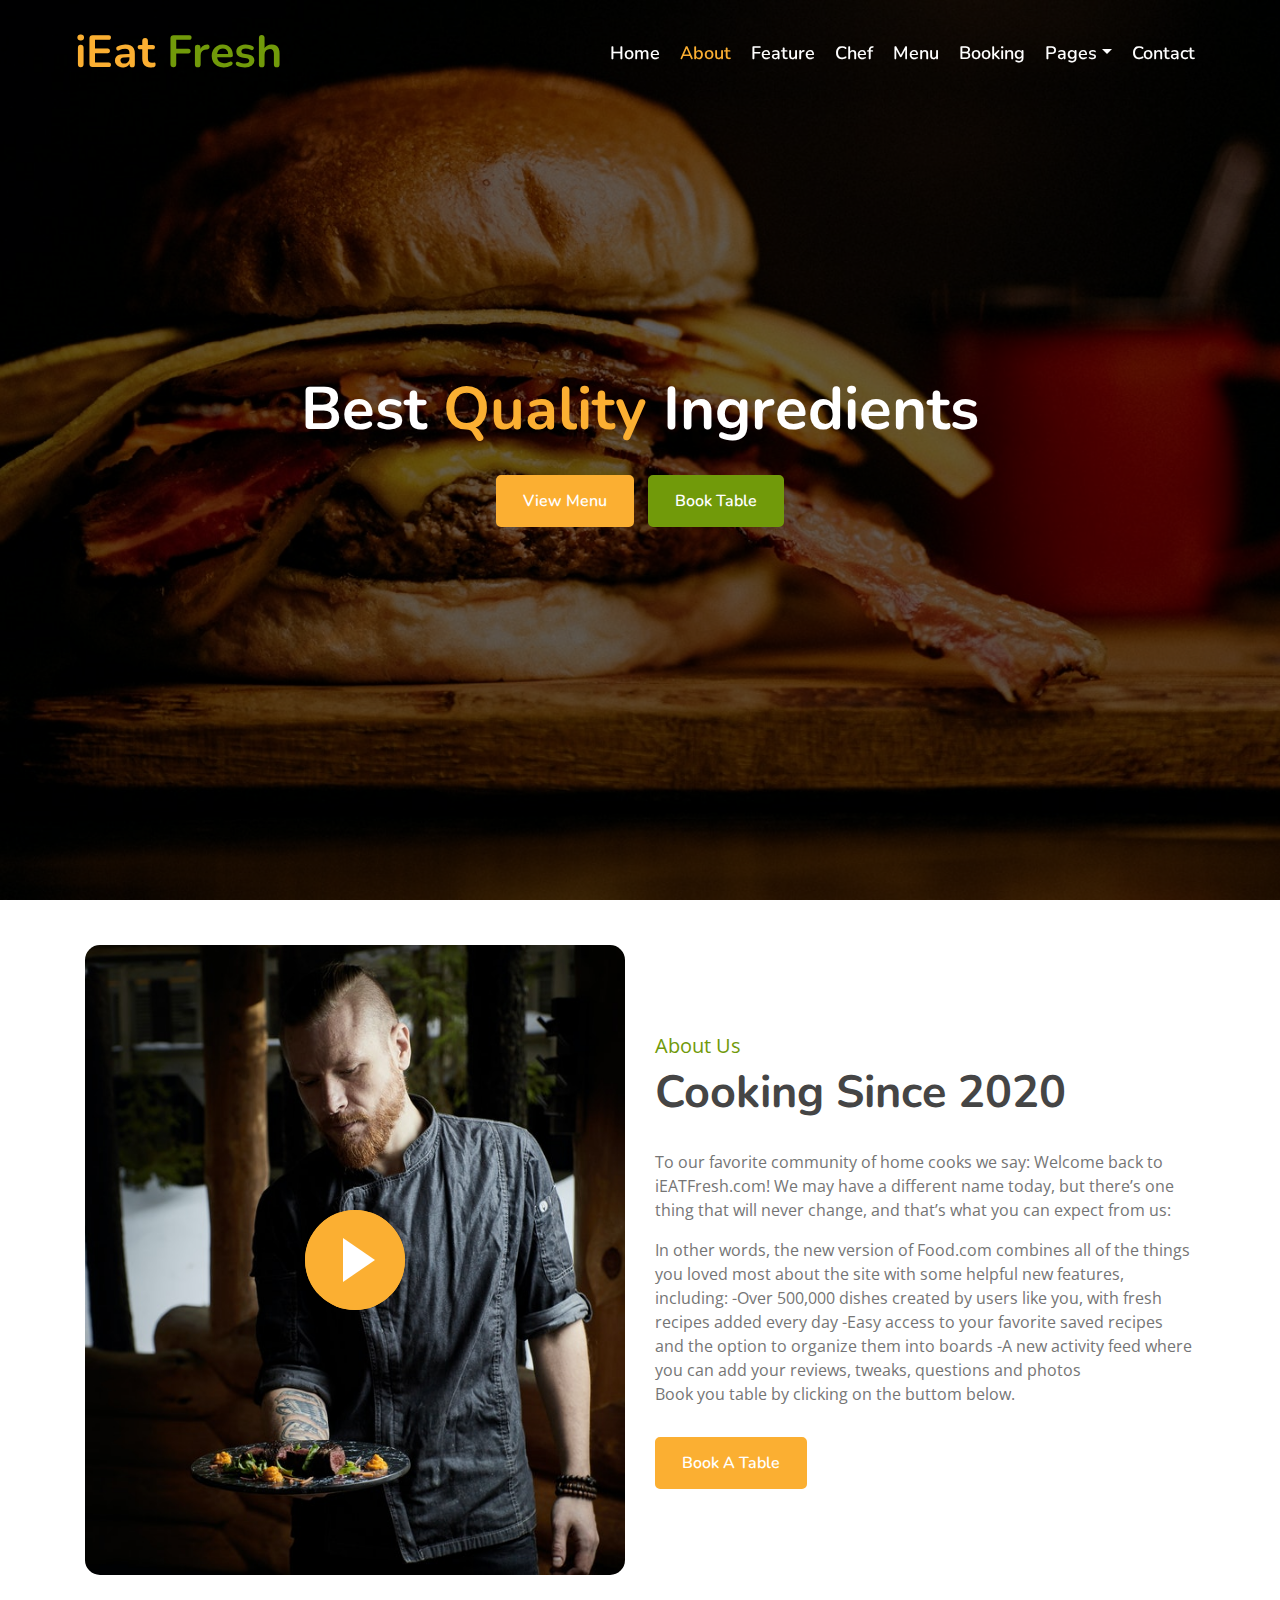
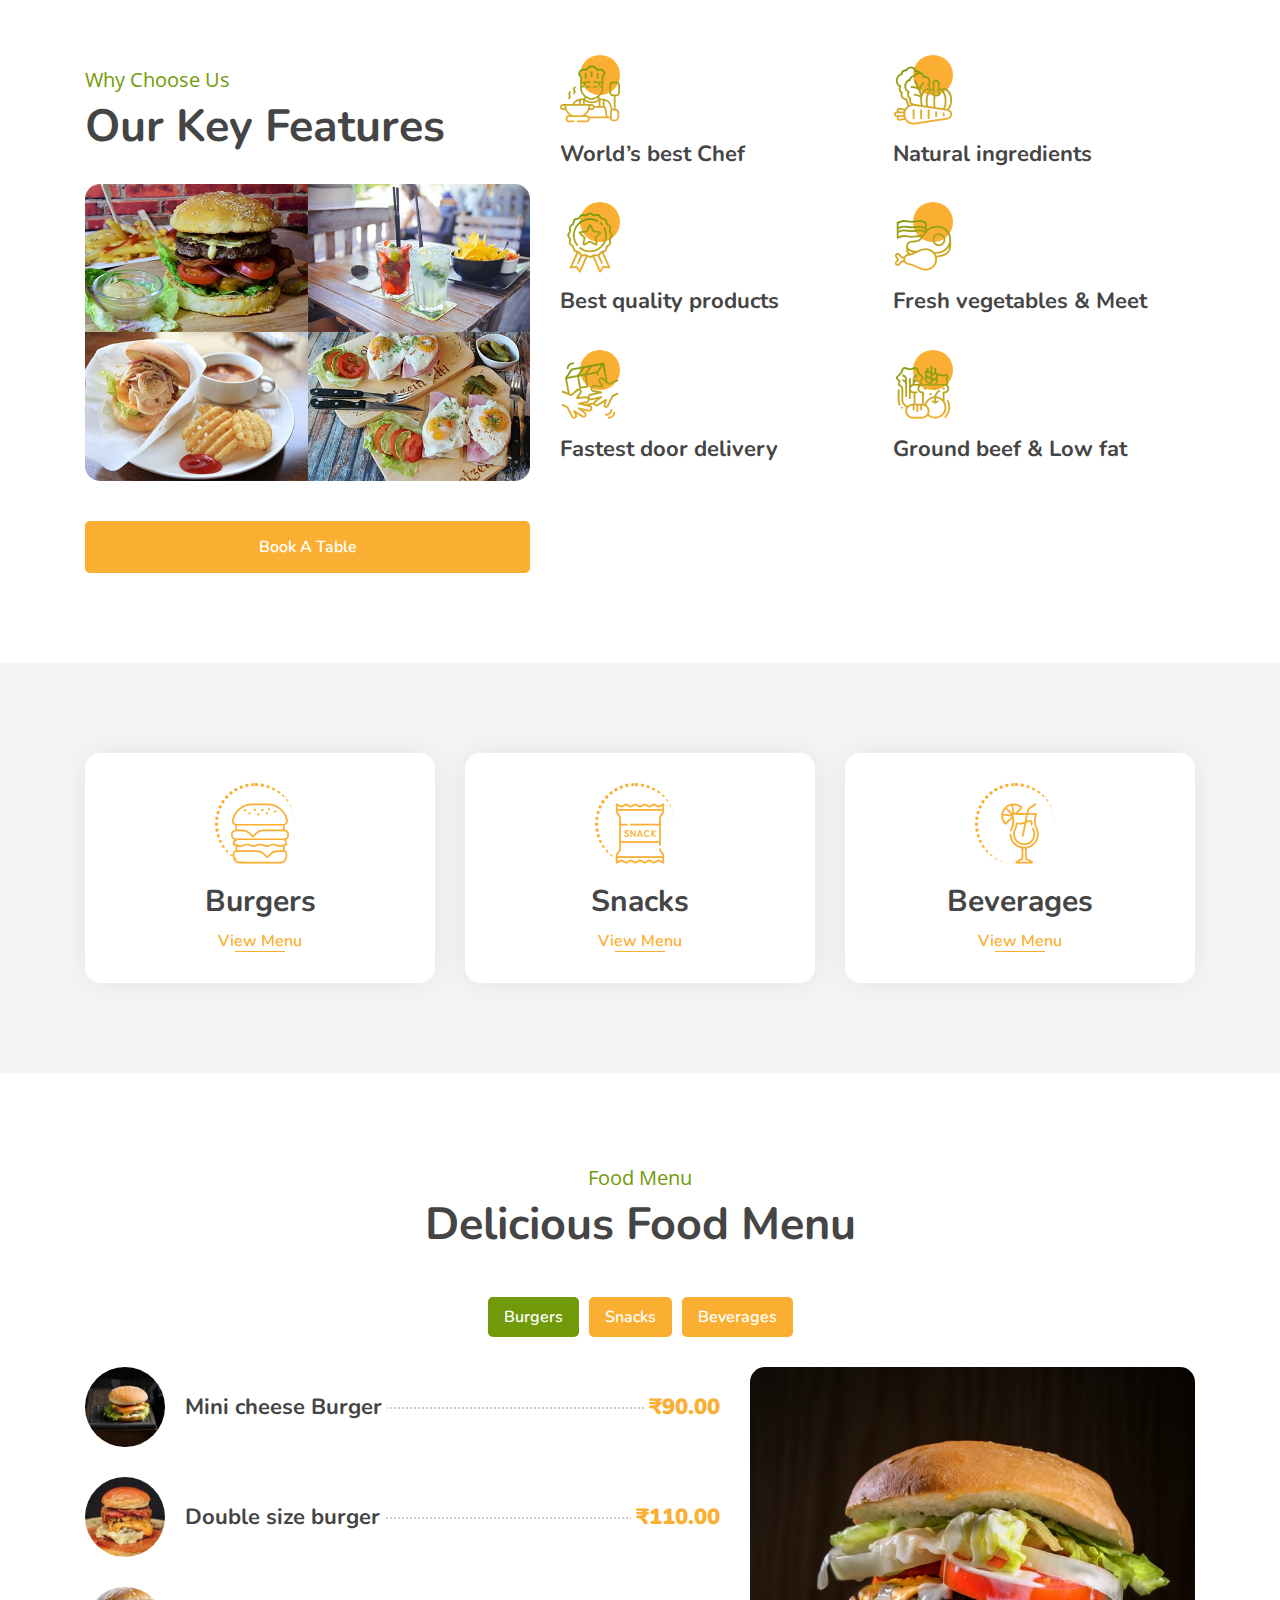
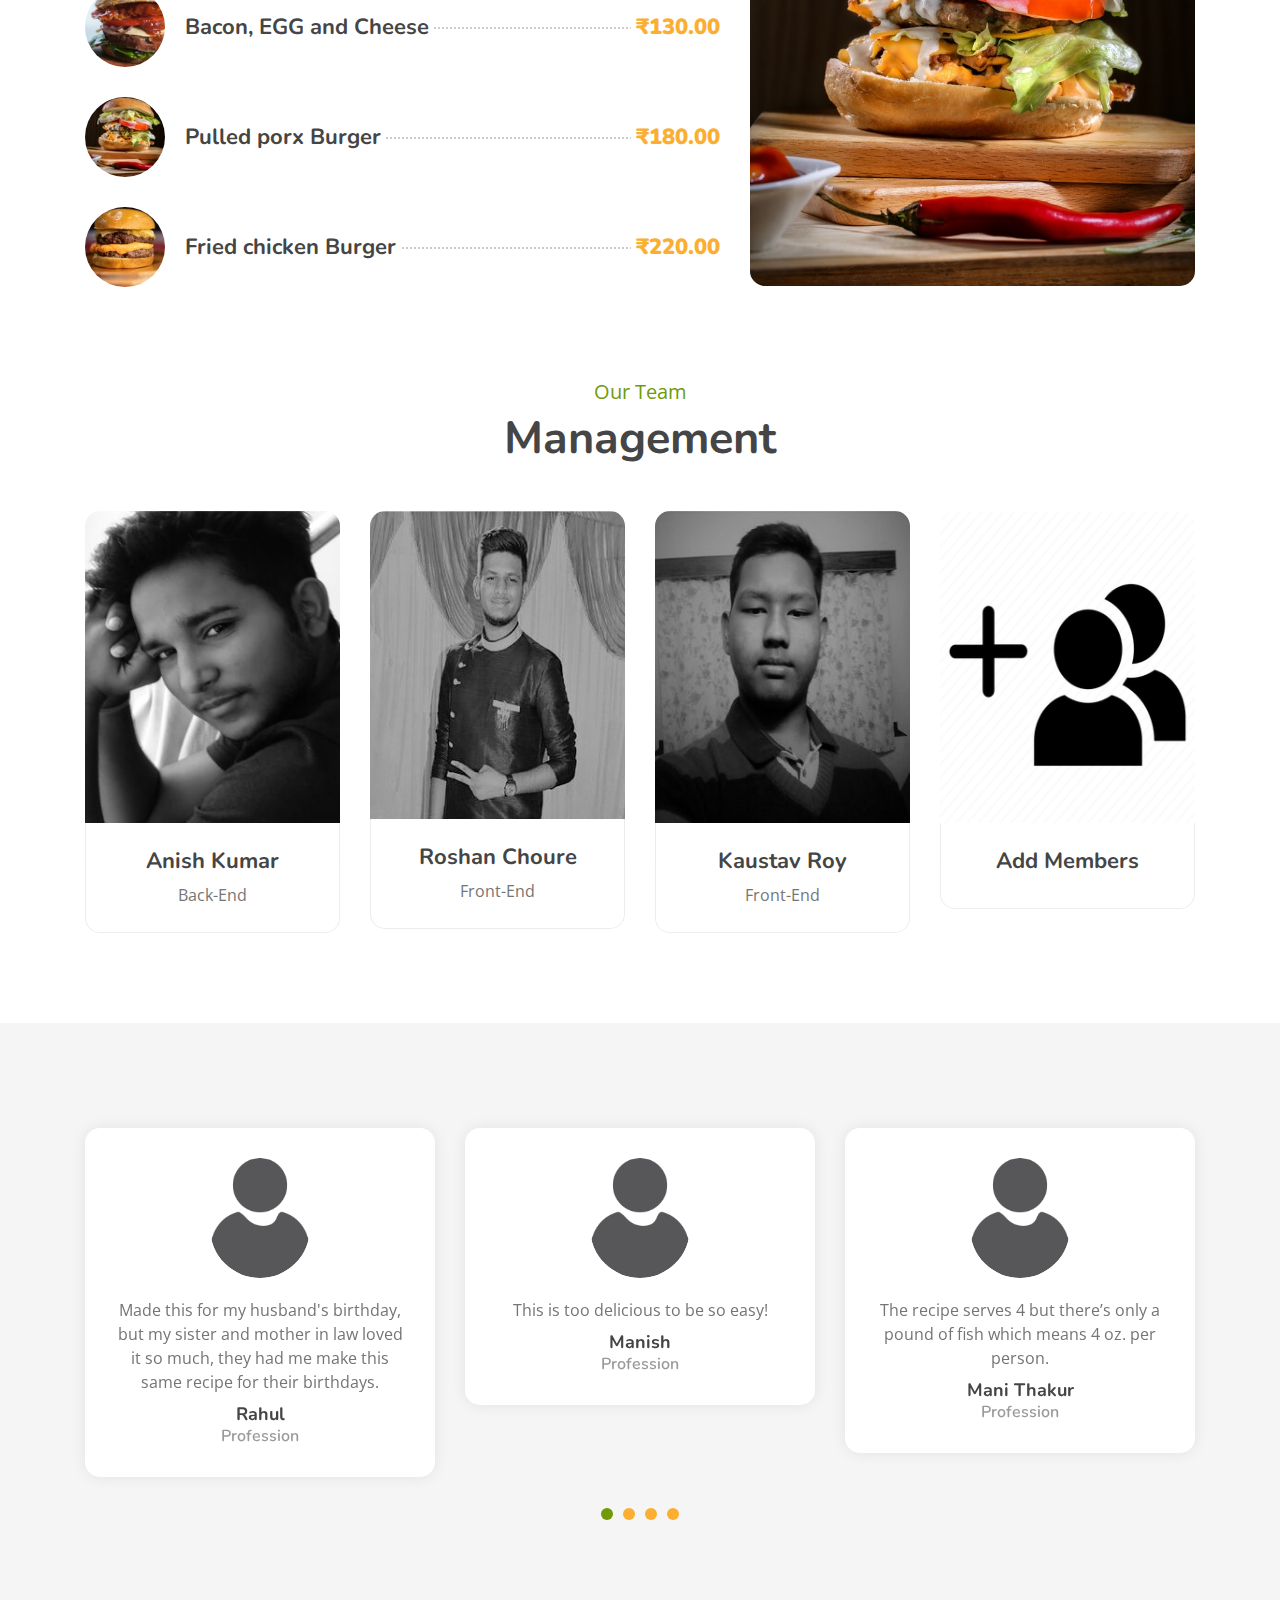
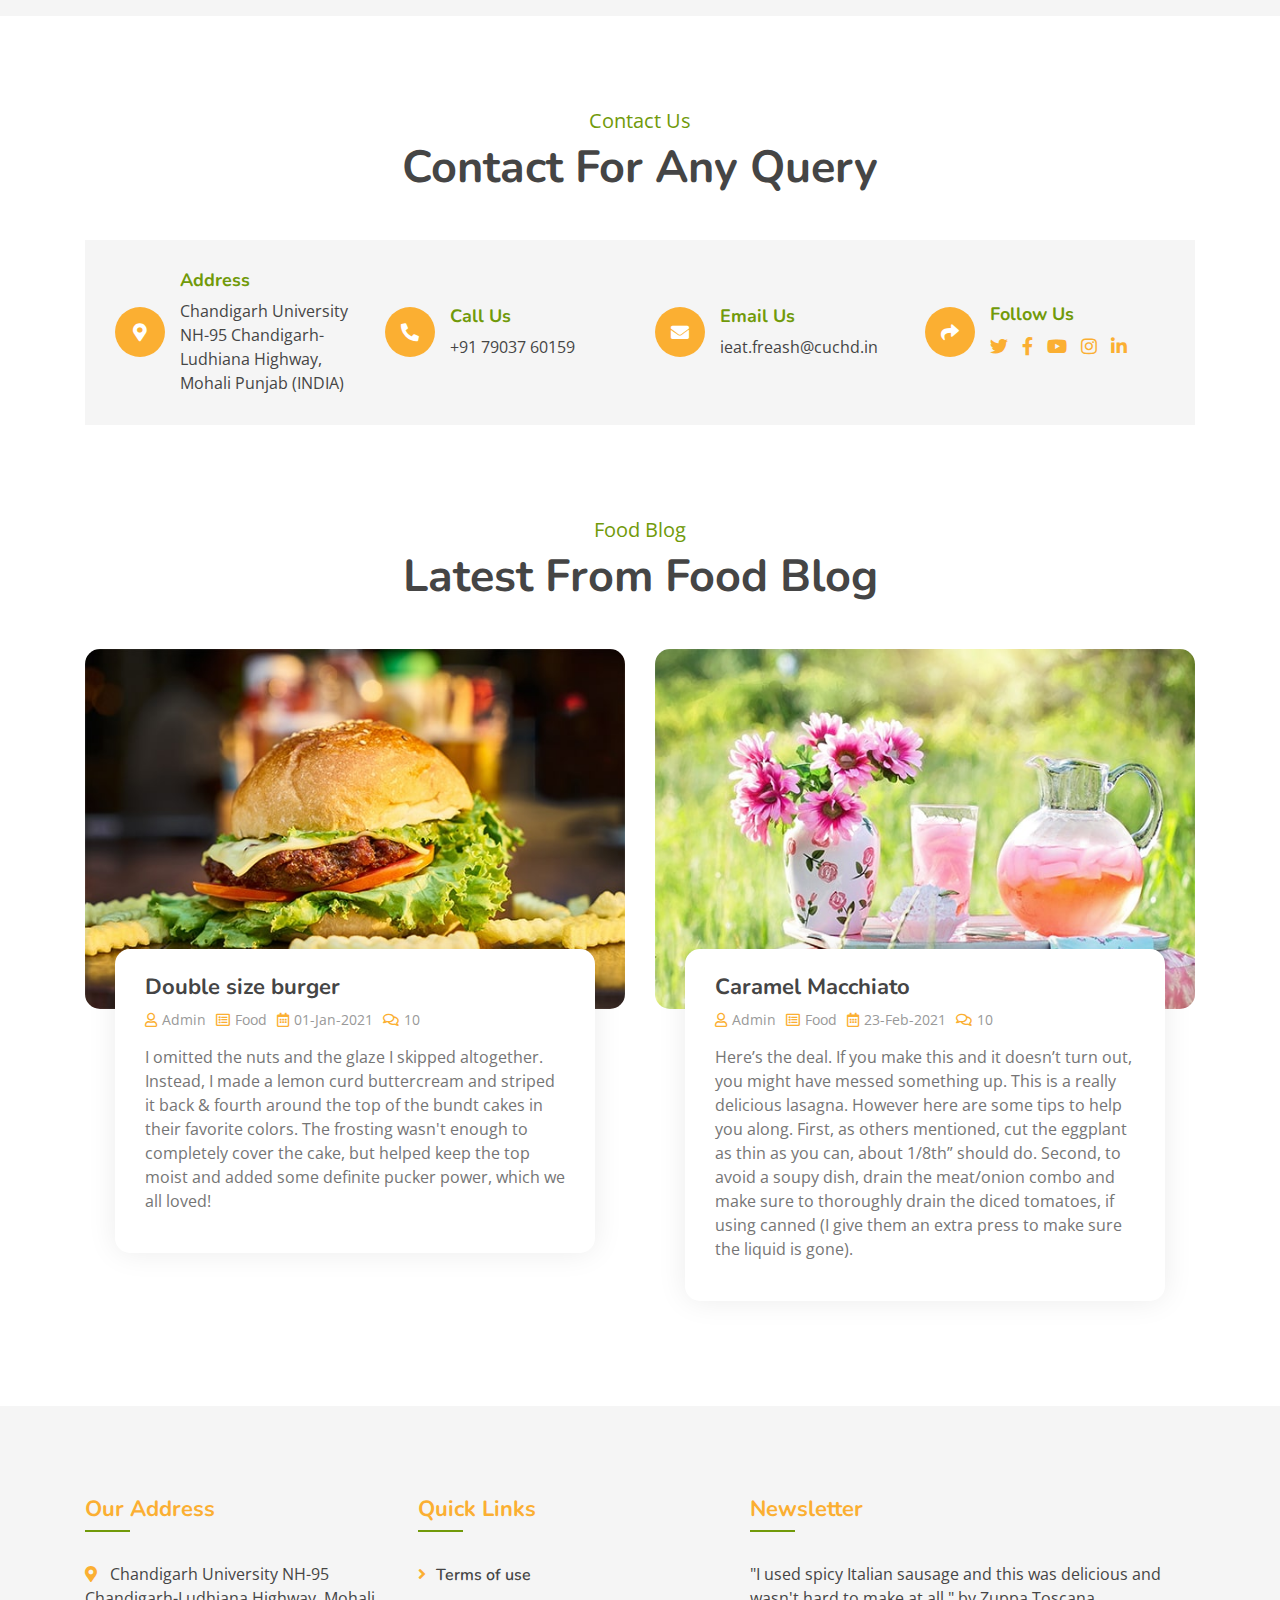
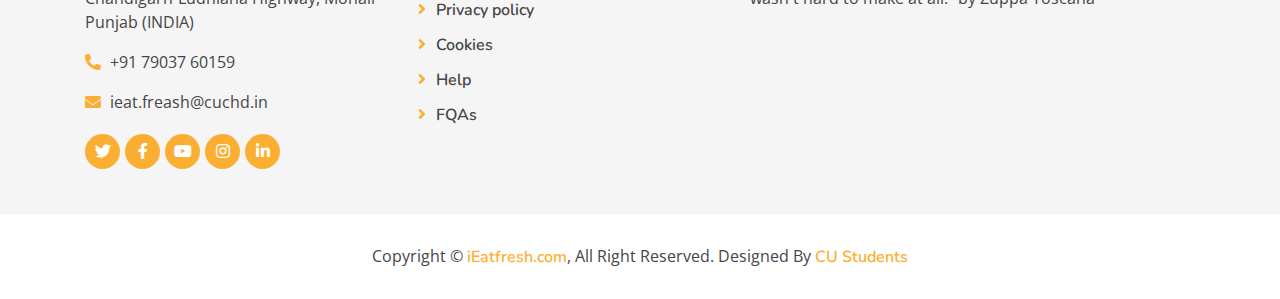
<file: index.html>
<!DOCTYPE html>
<html lang="en">

<head>
    <meta charset="utf-8">
    <title>iEat Fresh</title>
    <meta content="width=device-width, initial-scale=1.0" name="viewport">
    <meta content="Free Website Template" name="keywords">
    <meta content="Free Website Template" name="description">

    <link rel="shortcut icon" type="image" href="img/dp.png">

    <!-- Favicon -->
    <link href="img/favicon.ico" rel="icon">

    <!-- Google Font -->
    <link href="https://fonts.googleapis.com/css?family=Open+Sans:300,400|Nunito:600,700" rel="stylesheet">

    <!-- CSS Libraries -->
    <link href="https://stackpath.bootstrapcdn.com/bootstrap/4.4.1/css/bootstrap.min.css" rel="stylesheet">
    <link href="https://cdnjs.cloudflare.com/ajax/libs/font-awesome/5.10.0/css/all.min.css" rel="stylesheet">
    <link href="lib/animate/animate.min.css" rel="stylesheet">
    <link href="lib/owlcarousel/assets/owl.carousel.min.css" rel="stylesheet">
    <link href="lib/flaticon/font/flaticon.css" rel="stylesheet">
    <link href="lib/tempusdominus/css/tempusdominus-bootstrap-4.min.css" rel="stylesheet" />

    <!-- Template Stylesheet -->
    <link href="css/style.css" rel="stylesheet">
</head>

<body>
    <!-- Nav Bar Start -->
    <div class="navbar navbar-expand-lg bg-light navbar-light">
        <div class="container-fluid">
            <a href="index.html" class="navbar-brand">iEat <span>Fresh</span></a>
            <button type="button" class="navbar-toggler" data-toggle="collapse" data-target="#navbarCollapse">
                <span class="navbar-toggler-icon"></span>
            </button>

            <div class="collapse navbar-collapse justify-content-between" id="navbarCollapse">
                <div class="navbar-nav ml-auto">
                    <a href="index.html" class="nav-item nav-link">Home</a>
                    <a href="about.html" class="nav-item nav-link active">About</a>
                    <a href="feature.html" class="nav-item nav-link">Feature</a>
                    <a href="team.html" class="nav-item nav-link">Chef</a>
                    <a href="menu.html" class="nav-item nav-link">Menu</a>
                    <a href="booking.html" class="nav-item nav-link">Booking</a>
                    <div class="nav-item dropdown">
                        <a href="#" class="nav-link dropdown-toggle" data-toggle="dropdown">Pages</a>
                        <div class="dropdown-menu">
                            <a href="blog.html" class="dropdown-item">Blog Grid</a>
                        </div>
                    </div>
                    <a href="contact.html" class="nav-item nav-link">Contact</a>
                </div>
            </div>
        </div>
    </div>
    <!-- Nav Bar End -->


    <!-- Carousel Start -->
    <div class="carousel">
        <div class="container-fluid">
            <div class="owl-carousel">
                <div class="carousel-item">
                    <div class="carousel-img">
                        <img src="img/bg1.jpg" alt="Image">
                    </div>
                    <div class="carousel-text">
                        <h1>Best <span>Quality</span> Ingredients</h1>
                        <div class="carousel-btn">
                            <a class="btn custom-btn" href="menu.html">View Menu</a>
                            <a class="btn custom-btn" href="booking.html">Book Table</a>
                        </div>
                    </div>
                </div>
                <div class="carousel-item">
                    <div class="carousel-img">
                        <img src="img/bg2.jpg" alt="Image">
                    </div>
                    <div class="carousel-text">
                        <h1>World’s <span>Best</span> Chef</h1>
                        <div class="carousel-btn">
                            <a class="btn custom-btn" href="menu.html">View Menu</a>
                            <a class="btn custom-btn" href="booking.html">Book Table</a>
                        </div>
                    </div>
                </div>
                <div class="carousel-item">
                    <div class="carousel-img">
                        <img src="img/bg3.jpg" alt="Image">
                    </div>
                    <div class="carousel-text">
                        <h1>Fastest Order <span>Delivery</span></h1>
                        <div class="carousel-btn">
                            <a class="btn custom-btn" href="menu.html">View Menu</a>
                            <a class="btn custom-btn" href="booking.html">Book Table</a>
                        </div>
                    </div>
                </div>
            </div>
        </div>
    </div>
    <!-- Carousel End -->

    <!-- About Start -->
    <div class="about">
        <div class="container">
            <div class="row align-items-center">
                <div class="col-lg-6">
                    <div class="about-img">
                        <img src="img/about1.jpg" alt="Image">
                        <button type="button" class="btn-play" data-toggle="modal"
                            data-src="https://www.youtube.com/watch?v=tIAgswh4q2A&ab_channel=ChefDamu"
                            data-target="#videoModal">
                            <span></span>
                        </button>
                    </div>
                </div>
                <div class="col-lg-6">
                    <div class="about-content">
                        <div class="section-header">
                            <p>About Us</p>
                            <h2>Cooking Since 2020</h2>
                        </div>
                        <div class="about-text">
                            <p>
                                To our favorite community of home cooks we say: Welcome back to iEATFresh.com!
                                We may have a different name today, but there’s one thing that will never change, and
                                that’s what you can expect from
                                us:
                            </p>
                            <p>
                                In other words, the new version of Food.com combines all of the things you loved most
                                about the site with some helpful
                                new features, including:
                                -Over 500,000 dishes created by users like you, with fresh recipes added every day
                                -Easy access to your favorite saved recipes and the option to organize them into boards
                                -A new activity feed where you can add your reviews, tweaks, questions and photos<br>
                                Book you table by clicking on the buttom below.
                            </p>
                            <a class="btn custom-btn" href="booking.html">Book A Table</a>
                        </div>
                    </div>
                </div>
            </div>
        </div>
    </div>
    <!-- About End -->


    <!-- Video Modal Start-->
    <div class="modal fade" id="videoModal" tabindex="-1" role="dialog" aria-labelledby="exampleModalLabel"
        aria-hidden="true">
        <div class="modal-dialog" role="document">
            <div class="modal-content">
                <div class="modal-body">
                    <button type="button" class="close" data-dismiss="modal" aria-label="Close">
                        <span aria-hidden="true">&times;</span>
                    </button>
                    <!-- 16:9 aspect ratio -->
                    <div class="embed-responsive embed-responsive-16by9">
                        <iframe class="embed-responsive-item" src="" id="video" allowscriptaccess="always"
                            allow="autoplay"></iframe>
                    </div>
                </div>
            </div>
        </div>
    </div>
    <!-- Video Modal End -->


    <!-- Feature Start -->
    <div class="feature">
        <div class="container">
            <div class="row">
                <div class="col-lg-5">
                    <div class="section-header">
                        <p>Why Choose Us</p>
                        <h2>Our Key Features</h2>
                    </div>
                    <div class="feature-text">
                        <div class="feature-img">
                            <div class="row">
                                <div class="col-6">
                                    <img src="img/feature-1.jpg" alt="Image">
                                </div>
                                <div class="col-6">
                                    <img src="img/feature-2.jpg" alt="Image">
                                </div>
                                <div class="col-6">
                                    <img src="img/feature-3.jpg" alt="Image">
                                </div>
                                <div class="col-6">
                                    <img src="img/feature-4.jpg" alt="Image">
                                </div>
                            </div>
                        </div>
                        <a class="btn custom-btn" href="booking.html">Book A Table</a>
                    </div>
                </div>
                <div class="col-lg-7">
                    <div class="row">
                        <div class="col-sm-6">
                            <div class="feature-item">
                                <i class="flaticon-cooking"></i>
                                <h3>World’s best Chef</h3>
                            </div>
                        </div>
                        <div class="col-sm-6">
                            <div class="feature-item">
                                <i class="flaticon-vegetable"></i>
                                <h3>Natural ingredients</h3>
                            </div>
                        </div>
                    </div>
                    <div class="row">
                        <div class="col-sm-6">
                            <div class="feature-item">
                                <i class="flaticon-medal"></i>
                                <h3>Best quality products</h3>
                            </div>
                        </div>
                        <div class="col-sm-6">
                            <div class="feature-item">
                                <i class="flaticon-meat"></i>
                                <h3>Fresh vegetables & Meet</h3>
                            </div>
                        </div>
                    </div>
                    <div class="row">
                        <div class="col-sm-6">
                            <div class="feature-item">
                                <i class="flaticon-courier"></i>
                                <h3>Fastest door delivery</h3>
                            </div>
                        </div>
                        <div class="col-sm-6">
                            <div class="feature-item">
                                <i class="flaticon-fruits-and-vegetables"></i>
                                <h3>Ground beef & Low fat</h3>
                            </div>
                        </div>
                    </div>
                </div>
            </div>
        </div>
    </div>
    <!-- Feature End -->


    <!-- Food Start -->
    <div class="food">
        <div class="container">
            <div class="row align-items-center">
                <div class="col-md-4">
                    <div class="food-item">
                        <i class="flaticon-burger"></i>
                        <h2>Burgers</h2>
                        <a href="menu.html">View Menu</a>
                    </div>
                </div>
                <div class="col-md-4">
                    <div class="food-item">
                        <i class="flaticon-snack"></i>
                        <h2>Snacks</h2>
                        <a href="menu.html">View Menu</a>
                    </div>
                </div>
                <div class="col-md-4">
                    <div class="food-item">
                        <i class="flaticon-cocktail"></i>
                        <h2>Beverages</h2>
                        <a href="menu.html">View Menu</a>
                    </div>
                </div>
            </div>
        </div>
    </div>
    <!-- Food End -->


    <!-- Menu Start -->
    <div class="menu">
        <div class="container">
            <div class="section-header text-center">
                <p>Food Menu</p>
                <h2>Delicious Food Menu</h2>
            </div>
            <div class="menu-tab">
                <ul class="nav nav-pills justify-content-center">
                    <li class="nav-item">
                        <a class="nav-link active" data-toggle="pill" href="#burgers">Burgers</a>
                    </li>
                    <li class="nav-item">
                        <a class="nav-link" data-toggle="pill" href="#snacks">Snacks</a>
                    </li>
                    <li class="nav-item">
                        <a class="nav-link" data-toggle="pill" href="#beverages">Beverages</a>
                    </li>
                </ul>
                <div class="tab-content">
                    <div id="burgers" class="container tab-pane active">
                        <div class="row">
                            <div class="col-lg-7 col-md-12">
                                <div class="menu-item">
                                    <div class="menu-img">
                                        <img src="img/Mini cheese Burger.jpg" alt="Image">
                                    </div>
                                    <div class="menu-text">
                                        <h3><span>Mini cheese Burger</span> <strong>₹90.00</strong></h3>   
                                    </div>
                                </div>
                                <div class="menu-item">
                                    <div class="menu-img">
                                        <img src="img/Double size burger.jpg" alt="Image">
                                    </div>
                                    <div class="menu-text">
                                        <h3><span>Double size burger</span> <strong>₹110.00</strong></h3>
                                    </div>
                                </div>
                                <div class="menu-item">
                                    <div class="menu-img">
                                        <img src="img/Bacon, EGG and Cheese.jpg" alt="Image">
                                    </div>
                                    <div class="menu-text">
                                        <h3><span>Bacon, EGG and Cheese</span> <strong>₹130.00</strong></h3>
                                    </div>
                                </div>
                                <div class="menu-item">
                                    <div class="menu-img">
                                        <img src="img/Pulled porx Burger.jpg" alt="Image">
                                    </div>
                                    <div class="menu-text">
                                        <h3><span>Pulled porx Burger</span> <strong>₹180.00</strong></h3>
                                    </div>
                                </div>
                                <div class="menu-item">
                                    <div class="menu-img">
                                        <img src="img/Fried chicken Burger.jpg" alt="Image">
                                    </div>
                                    <div class="menu-text">
                                        <h3><span>Fried chicken Burger</span> <strong>₹220.00</strong></h3>
                                    </div>
                                </div>
                            </div>
                            <div class="col-lg-5 d-none d-lg-block">
                                <img src="img/Pulled porx Burger big.jpg" alt="Image">
                            </div>
                        </div>
                    </div>
                    <div id="snacks" class="container tab-pane fade">
                        <div class="row">
                            <div class="col-lg-7 col-md-12">
                                <div class="menu-item">
                                    <div class="menu-img">
                                        <img src="img/snk1.jpg" alt="Image">
                                    </div>
                                    <div class="menu-text">
                                        <h3><span>Corn Tikki - Spicy fried Aloo</span> <strong>₹150.00</strong></h3>
                                    </div>
                                </div>
                                <div class="menu-item">
                                    <div class="menu-img">
                                        <img src="img/snk2.jpg" alt="Image">
                                    </div>
                                    <div class="menu-text">
                                        <h3><span>Bread besan Toast</span> <strong>₹350.00</strong></h3>
                                    </div>
                                </div>
                                <div class="menu-item">
                                    <div class="menu-img">
                                        <img src="img/snk3.jpg" alt="Image">
                                    </div>
                                    <div class="menu-text">
                                        <h3><span>Healthy soya nugget snacks</span> <strong>₹200.00</strong></h3>
                                    </div>
                                </div>
                                <div class="menu-item">
                                    <div class="menu-img">
                                        <img src="img/snk4.jpg" alt="Image">
                                    </div>
                                    <div class="menu-text">
                                        <h3><span>Tandoori Soya Chunks</span> <strong>₹300.00</strong></h3>
                                    </div>
                                </div>
                            </div>
                            <div class="col-lg-5 d-none d-lg-block">
                                <img src="img/snk3bg.jpg" alt="Image">
                            </div>
                        </div>
                    </div>
                    <div id="beverages" class="container tab-pane fade">
                        <div class="row">
                            <div class="col-lg-7 col-md-12">
                                <div class="menu-item">
                                    <div class="menu-img">
                                        <img src="img/bev1.jpg" alt="Image">
                                    </div>
                                    <div class="menu-text">
                                        <h3><span>Single Cup Brew</span> <strong>₹70.00</strong></h3>
                                    </div>
                                </div>
                                <div class="menu-item">
                                    <div class="menu-img">
                                        <img src="img/bev2.jpg" alt="Image">
                                    </div>
                                    <div class="menu-text">
                                        <h3><span>Caffe Americano</span> <strong>₹90.00</strong></h3>
                                    </div>
                                </div>
                                <div class="menu-item">
                                    <div class="menu-img">
                                        <img src="img/bev3.jpg" alt="Image">
                                    </div>
                                    <div class="menu-text">
                                        <h3><span>Caramel Macchiato</span> <strong>₹150.00</strong></h3>
                                    </div>
                                </div>
                                <div class="menu-item">
                                    <div class="menu-img">
                                        <img src="img/bev4.jpg" alt="Image">
                                    </div>
                                    <div class="menu-text">
                                        <h3><span>Standard black coffee</span> <strong>₹80.00</strong></h3>
                                    </div>
                                </div>
                                <div class="menu-item">
                                    <div class="menu-img">
                                        <img src="img/menu-beverage.jpg" alt="Image">
                                    </div>
                                    <div class="menu-text">
                                        <h3><span>Standard black coffee</span> <strong>₹120.00</strong></h3>
                                    </div>
                                </div>
                            </div>
                            <div class="col-lg-5 d-none d-lg-block">
                                <img src="img/menu-beverage-img.jpg" alt="Image">
                            </div>
                        </div>
                    </div>
                </div>
            </div>
        </div>
    </div>
    <!-- Menu End -->


    <!-- Team Start -->
    <div class="team">
        <div class="container">
            <div class="section-header text-center">
                <p>Our Team</p>
                <h2>Management</h2>
            </div>
            <div class="row">
                <div class="col-lg-3 col-md-6">
                    <div class="team-item">
                        <div class="team-img">
                            <img src="img/rsz_anish.jpg" alt="Image">
                            <div class="team-social">
                                <a href=""><i class="fab fa-twitter"></i></a>
                                <a href=""><i class="fab fa-facebook-f"></i></a>
                                <a href=""><i class="fab fa-linkedin-in"></i></a>
                                <a href=""><i class="fab fa-instagram"></i></a>
                            </div>
                        </div>
                        <div class="team-text">
                            <h2>Anish Kumar</h2>
                            <p>Back-End</p>
                        </div>
                    </div>
                </div>
                <div class="col-lg-3 col-md-6">
                    <div class="team-item">
                        <div class="team-img">
                            <img src="img/rsz_3roshan.jpg" alt="Image">
                            <div class="team-social">
                                <a href=""><i class="fab fa-twitter"></i></a>
                                <a href=""><i class="fab fa-facebook-f"></i></a>
                                <a href=""><i class="fab fa-linkedin-in"></i></a>
                                <a href=""><i class="fab fa-instagram"></i></a>
                            </div>
                        </div>
                        <div class="team-text">
                            <h2>Roshan Choure</h2>
                            <p>Front-End</p>
                        </div>
                    </div>
                </div>
                <div class="col-lg-3 col-md-6">
                    <div class="team-item">
                        <div class="team-img">
                            <img src="img/rsz_1kaustav.jpg" alt="Image">
                            <div class="team-social">
                                <a href=""><i class="fab fa-twitter"></i></a>
                                <a href=""><i class="fab fa-facebook-f"></i></a>
                                <a href=""><i class="fab fa-linkedin-in"></i></a>
                                <a href=""><i class="fab fa-instagram"></i></a>
                            </div>
                        </div>
                        <div class="team-text">
                            <h2>Kaustav Roy</h2>
                            <p>Front-End</p>
                        </div>
                    </div>
                </div>
                <div class="col-lg-3 col-md-6">
                    <div class="team-item">
                        <div class="team-img">
                            <img src="img/rsz_addmem.png" alt="Image">
                            <div class="team-social">
                                <a href=""><i class="fab fa-twitter"></i></a>
                                <a href=""><i class="fab fa-facebook-f"></i></a>
                                <a href=""><i class="fab fa-linkedin-in"></i></a>
                                <a href=""><i class="fab fa-instagram"></i></a>
                            </div>
                        </div>
                        <div class="team-text">
                            <h2>Add Members</h2>
                            <p></p>
                        </div>
                    </div>
                </div>
            </div>
        </div>
    </div>
    <!-- Team End -->


    <!-- Testimonial Start -->
    <div class="testimonial">
        <div class="container">
            <div class="owl-carousel testimonials-carousel">
                <div class="testimonial-item">
                    <div class="testimonial-img">
                        <img src="img/member.png" alt="Image">
                    </div>
                    <p>
                        This is too delicious to be so easy!
                    </p>
                    <h2>Manish</h2>
                    <h3>Profession</h3>
                </div>
                <div class="testimonial-item">
                    <div class="testimonial-img">
                        <img src="img/member.png" alt="Image">
                    </div>
                    <p>
                        The recipe serves 4 but there’s only a pound of fish which means 4 oz. per person.
                    </p>
                    <h2>Mani Thakur</h2>
                    <h3>Profession</h3>
                </div>
                <div class="testimonial-item">
                    <div class="testimonial-img">
                        <img src="img/member.png" alt="Image">
                    </div>
                    <p>
                        I got tired of the cost of cornmeal and cornmeal mixes rising, so I got popcorn kernels, and I
                        started to mill them myself at home.
                    </p>
                    <h2>Abhishek02</h2>
                    <h3>Profession</h3>
                </div>
                <div class="testimonial-item">
                    <div class="testimonial-img">
                        <img src="img/member.png" alt="Image">
                    </div>
                    <p>
                        Made this for my husband's birthday, but my sister and mother in law loved it so much, they had
                        me make this same recipe for their birthdays.
                    </p>
                    <h2>Rahul</h2>
                    <h3>Profession</h3>
                </div>
            </div>
        </div>
    </div>
    <!-- Testimonial End -->


    <!-- Contact Start -->
    <div class="contact">
        <div class="container">
            <div class="section-header text-center">
                <p>Contact Us</p>
                <h2>Contact For Any Query</h2>
            </div>
            <div class="row align-items-center contact-information">
                <div class="col-md-6 col-lg-3">
                    <div class="contact-info">
                        <div class="contact-icon">
                            <i class="fa fa-map-marker-alt"></i>
                        </div>
                        <div class="contact-text">
                            <h3>Address</h3>
                            <p>Chandigarh University NH-95 Chandigarh-Ludhiana Highway, Mohali Punjab (INDIA)</p>
                        </div>
                    </div>
                </div>
                <div class="col-md-6 col-lg-3">
                    <div class="contact-info">
                        <div class="contact-icon">
                            <i class="fa fa-phone-alt"></i>
                        </div>
                        <div class="contact-text">
                            <h3>Call Us</h3>
                            <p>+91 79037 60159</p>
                        </div>
                    </div>
                </div>
                <div class="col-md-6 col-lg-3">
                    <div class="contact-info">
                        <div class="contact-icon">
                            <i class="fa fa-envelope"></i>
                        </div>
                        <div class="contact-text">
                            <h3>Email Us</h3>
                            <p>ieat.freash@cuchd.in</p>
                        </div>
                    </div>
                </div>
                <div class="col-md-6 col-lg-3">
                    <div class="contact-info">
                        <div class="contact-icon">
                            <i class="fa fa-share"></i>
                        </div>
                        <div class="contact-text">
                            <h3>Follow Us</h3>
                            <div class="contact-social">
                                <a href=""><i class="fab fa-twitter"></i></a>
                                <a href=""><i class="fab fa-facebook-f"></i></a>
                                <a href=""><i class="fab fa-youtube"></i></a>
                                <a href=""><i class="fab fa-instagram"></i></a>
                                <a href=""><i class="fab fa-linkedin-in"></i></a>
                            </div>
                        </div>
                    </div>
                </div>
            </div>
            <div class="row contact-form">
                <div class="col-md-6">
                    <div id="success"></div>
                </div>
            </div>
        </div>
    </div>
    <!-- Contact End -->


    <!-- Blog Start -->
    <div class="blog">
        <div class="container">
            <div class="section-header text-center">
                <p>Food Blog</p>
                <h2>Latest From Food Blog</h2>
            </div>
            <div class="row">
                <div class="col-md-6">
                    <div class="blog-item">
                        <div class="blog-img">
                            <img src="img/blog-1.jpg" alt="Blog">
                        </div>
                        <div class="blog-content">
                            <h2 class="blog-title">Double size burger</h2>
                            <div class="blog-meta">
                                <p><i class="far fa-user"></i>Admin</p>
                                <p><i class="far fa-list-alt"></i>Food</p>
                                <p><i class="far fa-calendar-alt"></i>01-Jan-2021</p>
                                <p><i class="far fa-comments"></i>10</p>
                            </div>
                            <div class="blog-text">
                                <p>
                                    I omitted the nuts and the glaze I skipped altogether. Instead, I made a lemon curd
                                    buttercream and striped it back & fourth around the top of the bundt cakes in their
                                    favorite colors. The frosting wasn't enough to completely cover the cake, but helped
                                    keep the top moist and added some definite pucker power, which we all loved!
                                </p>
                            </div>
                        </div>
                    </div>
                </div>
                <div class="col-md-6">
                    <div class="blog-item">
                        <div class="blog-img">
                            <img src="img/blog-2.jpg" alt="Blog">
                        </div>
                        <div class="blog-content">
                            <h2 class="blog-title">Caramel Macchiato</h2>
                            <div class="blog-meta">
                                <p><i class="far fa-user"></i>Admin</p>
                                <p><i class="far fa-list-alt"></i>Food</p>
                                <p><i class="far fa-calendar-alt"></i>23-Feb-2021</p>
                                <p><i class="far fa-comments"></i>10</p>
                            </div>
                            <div class="blog-text">
                                <p>
                                    Here’s the deal. If you make this and it doesn’t turn out, you might have messed
                                    something up. This is a really delicious lasagna. However here are some tips to help
                                    you along. First, as others mentioned, cut the eggplant as thin as you can, about
                                    1/8th” should do. Second, to avoid a soupy dish, drain the meat/onion combo and make
                                    sure to thoroughly drain the diced tomatoes, if using canned (I give them an extra
                                    press to make sure the liquid is gone).
                                </p>
                                <!-- <a class="btn custom-btn" href="">Read More</a> -->
                            </div>
                        </div>
                    </div>
                </div>
            </div>
        </div>
    </div>
    <!-- Blog End -->


    <!-- Footer Start -->
    <div class="footer">
        <div class="container">
            <div class="row">
                <div class="col-lg-7">
                    <div class="row">
                        <div class="col-md-6">
                            <div class="footer-contact">
                                <h2>Our Address</h2>
                                <p><i class="fa fa-map-marker-alt"></i>Chandigarh University NH-95 Chandigarh-Ludhiana
                                    Highway, Mohali Punjab (INDIA)</p>
                                <p><i class="fa fa-phone-alt"></i>+91 79037 60159</p>
                                <p><i class="fa fa-envelope"></i>ieat.freash@cuchd.in</p>
                                <div class="footer-social">
                                    <a href=""><i class="fab fa-twitter"></i></a>
                                    <a href=""><i class="fab fa-facebook-f"></i></a>
                                    <a href=""><i class="fab fa-youtube"></i></a>
                                    <a href=""><i class="fab fa-instagram"></i></a>
                                    <a href=""><i class="fab fa-linkedin-in"></i></a>
                                </div>
                            </div>
                        </div>
                        <div class="col-md-6">
                            <div class="footer-link">
                                <h2>Quick Links</h2>
                                <a href="">Terms of use</a>
                                <a href="">Privacy policy</a>
                                <a href="">Cookies</a>
                                <a href="">Help</a>
                                <a href="">FQAs</a>
                            </div>
                        </div>
                    </div>
                </div>
                <div class="col-lg-5">
                    <div class="footer-newsletter">
                        <h2>Newsletter</h2>
                        <p>
                            "I used spicy Italian sausage and this was delicious and wasn't hard to make at all." by
                            Zuppa Toscana
                        </p>
                    </div>
                </div>
            </div>
        </div>
        <div class="copyright">
            <div class="container">
                <p>Copyright &copy; <a>iEatfresh.com</a>, All Right Reserved.</p>
                <p>Designed By <a>CU Students</a></p>
            </div>
        </div>
    </div>
    <!-- Footer End -->

    <a href="#" class="back-to-top"><i class="fa fa-chevron-up"></i></a>

    <!-- JavaScript Libraries -->
    <script src="https://code.jquery.com/jquery-3.4.1.min.js"></script>
    <script src="https://stackpath.bootstrapcdn.com/bootstrap/4.4.1/js/bootstrap.bundle.min.js"></script>
    <script src="lib/easing/easing.min.js"></script>
    <script src="lib/owlcarousel/owl.carousel.min.js"></script>
    <script src="lib/tempusdominus/js/moment.min.js"></script>
    <script src="lib/tempusdominus/js/moment-timezone.min.js"></script>
    <script src="lib/tempusdominus/js/tempusdominus-bootstrap-4.min.js"></script>

    <!-- Contact Javascript File -->
    <script src="mail/jqBootstrapValidation.min.js"></script>
    <script src="mail/contact.js"></script>

    <!-- Template Javascript -->
    <script src="js/main.js"></script>
</body>

</html>
</file>
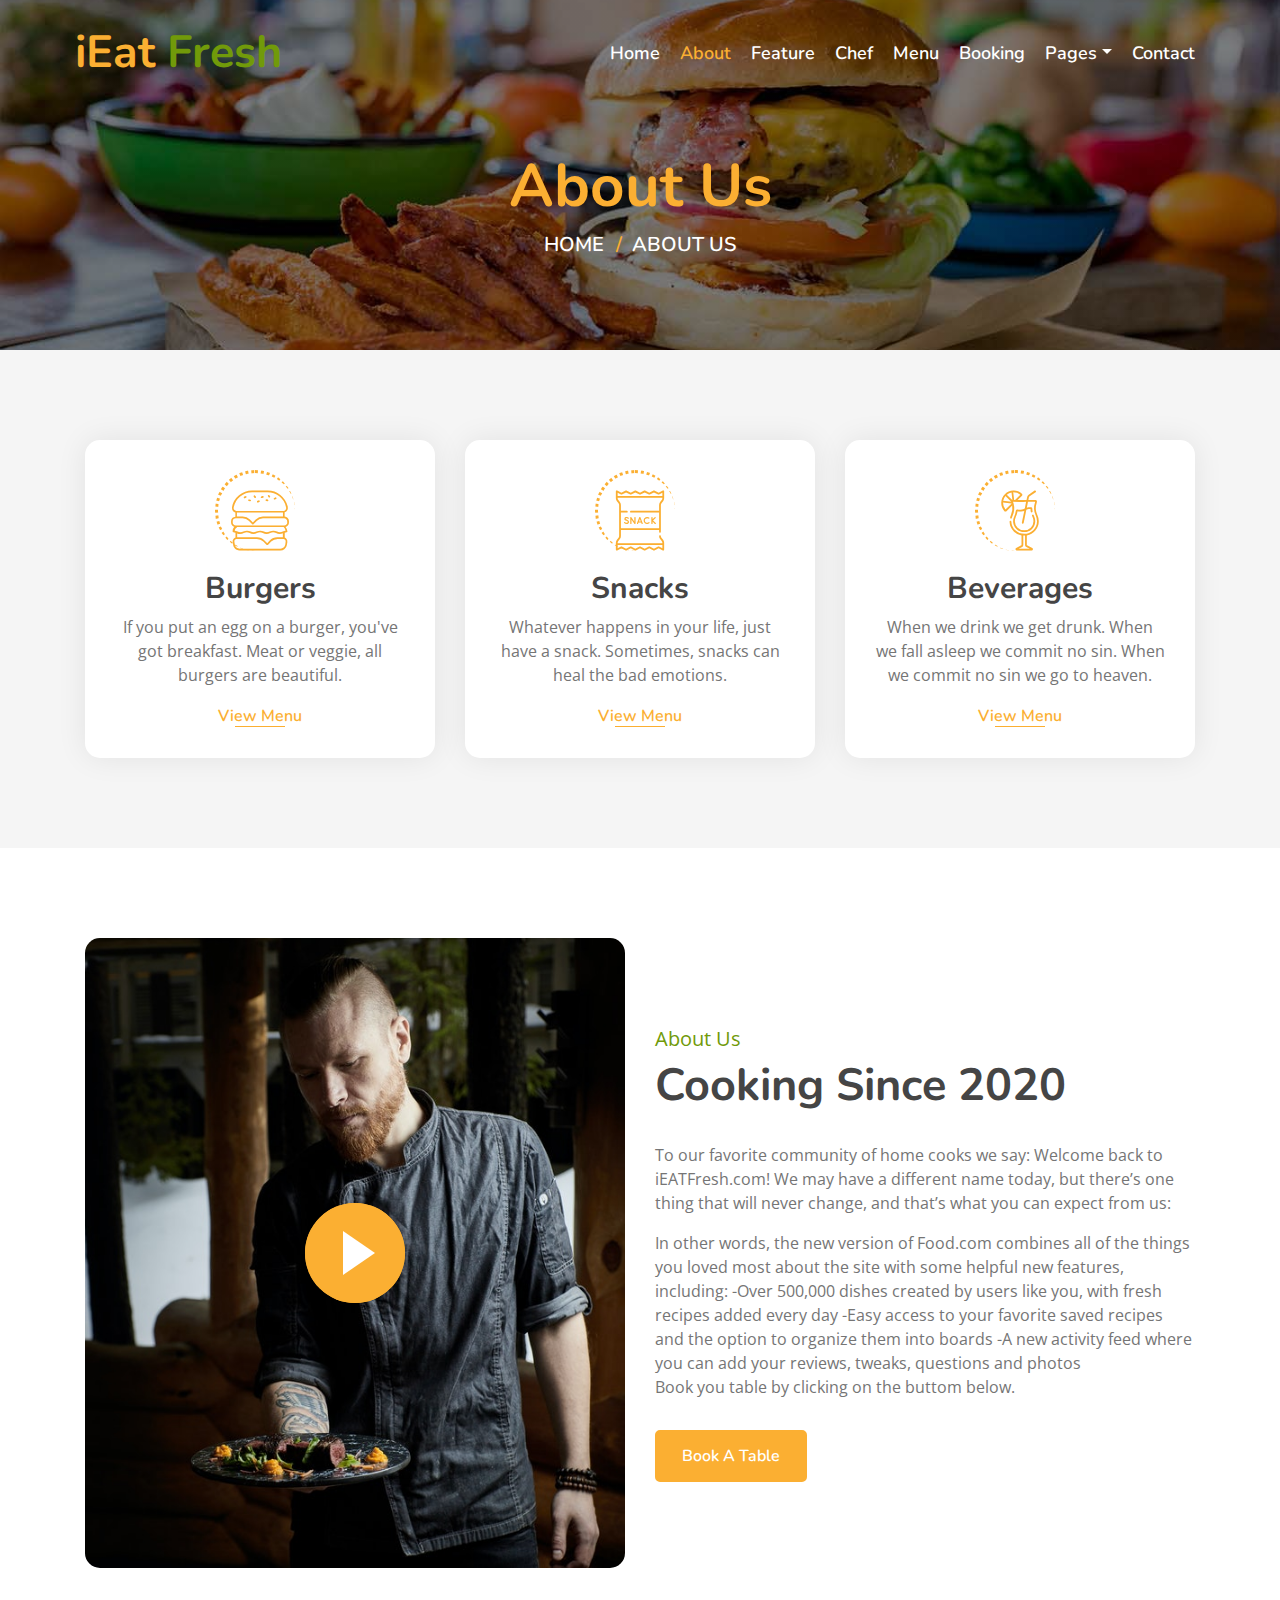
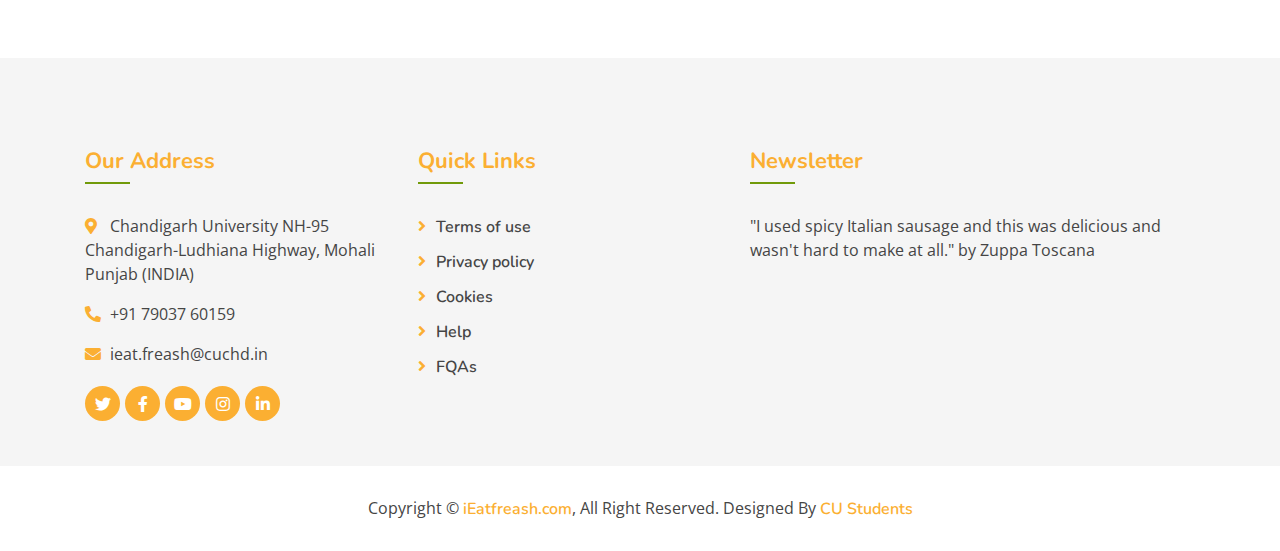
<file: about.html>
<!DOCTYPE html>
<html lang="en">
    <head>
        <meta charset="utf-8">
        <title>iEat Fresh</title>
        <meta content="width=device-width, initial-scale=1.0" name="viewport">
        <meta content="Free Website Template" name="keywords">
        <meta content="Free Website Template" name="description">

        <link rel="shortcut icon" type="image" href="img/dp.png">

        <!-- Favicon -->
        <link href="img/favicon.ico" rel="icon">

        <!-- Google Font -->
        <link href="https://fonts.googleapis.com/css?family=Open+Sans:300,400|Nunito:600,700" rel="stylesheet"> 
        
        <!-- CSS Libraries -->
        <link href="https://stackpath.bootstrapcdn.com/bootstrap/4.4.1/css/bootstrap.min.css" rel="stylesheet">
        <link href="https://cdnjs.cloudflare.com/ajax/libs/font-awesome/5.10.0/css/all.min.css" rel="stylesheet">
        <link href="lib/animate/animate.min.css" rel="stylesheet">
        <link href="lib/owlcarousel/assets/owl.carousel.min.css" rel="stylesheet">
        <link href="lib/flaticon/font/flaticon.css" rel="stylesheet">
        <link href="lib/tempusdominus/css/tempusdominus-bootstrap-4.min.css" rel="stylesheet" />

        <!-- Template Stylesheet -->
        <link href="css/style.css" rel="stylesheet">
    </head>

    <body>
        <!-- Nav Bar Start -->
        <div class="navbar navbar-expand-lg bg-light navbar-light">
            <div class="container-fluid">
                <a href="index.html" class="navbar-brand">iEat <span>Fresh</span></a>
                <button type="button" class="navbar-toggler" data-toggle="collapse" data-target="#navbarCollapse">
                    <span class="navbar-toggler-icon"></span>
                </button>

                <div class="collapse navbar-collapse justify-content-between" id="navbarCollapse">
                    <div class="navbar-nav ml-auto">
                        <a href="index.html" class="nav-item nav-link">Home</a>
                        <a href="about.html" class="nav-item nav-link active">About</a>
                        <a href="feature.html" class="nav-item nav-link">Feature</a>
                        <a href="team.html" class="nav-item nav-link">Chef</a>
                        <a href="menu.html" class="nav-item nav-link">Menu</a>
                        <a href="booking.html" class="nav-item nav-link">Booking</a>
                        <div class="nav-item dropdown">
                            <a href="#" class="nav-link dropdown-toggle" data-toggle="dropdown">Pages</a>
                            <div class="dropdown-menu">
                                <a href="blog.html" class="dropdown-item">Blog Grid</a>
                            </div>
                        </div>
                        <a href="contact.html" class="nav-item nav-link">Contact</a>
                    </div>
                </div>
            </div>
        </div>
        <!-- Nav Bar End -->
        
        
        <!-- Page Header Start -->
        <div class="page-header mb-0">
            <div class="container">
                <div class="row">
                    <div class="col-12">
                        <h2>About Us</h2>
                    </div>
                    <div class="col-12">
                        <a href="index.html">Home</a>
                        <a href="about.html">About Us</a>
                    </div>
                </div>
            </div>
        </div>
        <!-- Page Header End -->
        
        
        <!-- Food Start -->
        <div class="food mt-0">
            <div class="container">
                <div class="row align-items-center">
                    <div class="col-md-4">
                        <div class="food-item">
                            <i class="flaticon-burger"></i>
                            <h2>Burgers</h2>
                            <p>
                                If you put an egg on a burger, you've got breakfast. Meat or veggie, all burgers are beautiful.
                            </p>
                            <a href="menu.html">View Menu</a>
                        </div>
                    </div>
                    <div class="col-md-4">
                        <div class="food-item">
                            <i class="flaticon-snack"></i>
                            <h2>Snacks</h2>
                            <p>
                                Whatever happens in your life, just have a snack. Sometimes, snacks can heal the bad emotions.
                            </p>
                            <a href="menu.html">View Menu</a>
                        </div>
                    </div>
                    <div class="col-md-4">
                        <div class="food-item">
                            <i class="flaticon-cocktail"></i>
                            <h2>Beverages</h2>
                            <p>
                                When we drink we get drunk. When we fall asleep we commit no sin. When we commit no sin we go to heaven.
                            </p>
                            <a href="menu.html">View Menu</a>
                        </div>
                    </div>
                </div>
            </div>
        </div>
        <!-- Food End -->
        

        <!-- About Start -->
        <div class="about">
            <div class="container">
                <div class="row align-items-center">
                    <div class="col-lg-6">
                        <div class="about-img">
                            <img src="img/about1.jpg" alt="Image">
                            <button type="button" class="btn-play" data-toggle="modal" data-src="https://www.youtube.com/embed/DWRcNpR6Kdc" data-target="#videoModal">
                                <span></span>
                            </button>
                        </div>
                    </div>
                    <div class="col-lg-6">
                        <div class="about-content">
                            <div class="section-header">
                                <p>About Us</p>
                                <h2>Cooking Since 2020</h2>
                            </div>
                            <div class="about-text">
                                <p>
                                    To our favorite community of home cooks we say: Welcome back to iEATFresh.com!
                                We may have a different name today, but there’s one thing that will never change, and that’s what you can expect from
                                us:
                                </p>
                                <p>
                                    In other words, the new version of Food.com combines all of the things you loved most about the site with some helpful
                                new features, including:
                                -Over 500,000 dishes created by users like you, with fresh recipes added every day
                                -Easy access to your favorite saved recipes and the option to organize them into boards
                                -A new activity feed where you can add your reviews, tweaks, questions and photos<br>
                                Book you table by clicking on the buttom below.
                                </p>
                                <a class="btn custom-btn" href="">Book A Table</a>
                            </div>
                        </div>
                    </div>
                </div>
            </div>
        </div>
        <!-- About End -->
        
        
        <!-- Video Modal Start-->
        <div class="modal fade" id="videoModal" tabindex="-1" role="dialog" aria-labelledby="exampleModalLabel" aria-hidden="true">
            <div class="modal-dialog" role="document">
                <div class="modal-content">
                    <div class="modal-body">
                        <button type="button" class="close" data-dismiss="modal" aria-label="Close">
                            <span aria-hidden="true">&times;</span>
                        </button>        
                        <!-- 16:9 aspect ratio -->
                        <div class="embed-responsive embed-responsive-16by9">
                            <iframe class="embed-responsive-item" src="" id="video"  allowscriptaccess="always" allow="autoplay"></iframe>
                        </div>
                    </div>
                </div>
            </div>
        </div> 
        <!-- Video Modal End -->


<!-- Footer Start -->
<div class="footer">
    <div class="container">
        <div class="row">
            <div class="col-lg-7">
                <div class="row">
                    <div class="col-md-6">
                        <div class="footer-contact">
                            <h2>Our Address</h2>
                            <p><i class="fa fa-map-marker-alt"></i>Chandigarh University NH-95 Chandigarh-Ludhiana Highway, Mohali Punjab (INDIA)</p>
                            <p><i class="fa fa-phone-alt"></i>+91 79037 60159</p>
                            <p><i class="fa fa-envelope"></i>ieat.freash@cuchd.in</p>
                            <div class="footer-social">
                                <a href=""><i class="fab fa-twitter"></i></a>
                                <a href=""><i class="fab fa-facebook-f"></i></a>
                                <a href=""><i class="fab fa-youtube"></i></a>
                                <a href=""><i class="fab fa-instagram"></i></a>
                                <a href=""><i class="fab fa-linkedin-in"></i></a>
                            </div>
                        </div>
                    </div>
                    <div class="col-md-6">
                        <div class="footer-link">
                            <h2>Quick Links</h2>
                            <a href="">Terms of use</a>
                            <a href="">Privacy policy</a>
                            <a href="">Cookies</a>
                            <a href="">Help</a>
                            <a href="">FQAs</a>
                        </div>
                    </div>
                </div>
            </div>
            <div class="col-lg-5">
                <div class="footer-newsletter">
                    <h2>Newsletter</h2>
                    <p>
                        "I used spicy Italian sausage and this was delicious and wasn't hard to make at all." by Zuppa Toscana
                    </p>
                </div>
            </div>
        </div>
    </div>
    <div class="copyright">
        <div class="container">
            <p>Copyright &copy; <a>iEatfreash.com</a>, All Right Reserved.</p>
            <p>Designed By <a>CU Students</a></p>
        </div>
    </div>
</div>
<!-- Footer End -->

        <a href="#" class="back-to-top"><i class="fa fa-chevron-up"></i></a>

        <!-- JavaScript Libraries -->
        <script src="https://code.jquery.com/jquery-3.4.1.min.js"></script>
        <script src="https://stackpath.bootstrapcdn.com/bootstrap/4.4.1/js/bootstrap.bundle.min.js"></script>
        <script src="lib/easing/easing.min.js"></script>
        <script src="lib/owlcarousel/owl.carousel.min.js"></script>
        <script src="lib/tempusdominus/js/moment.min.js"></script>
        <script src="lib/tempusdominus/js/moment-timezone.min.js"></script>
        <script src="lib/tempusdominus/js/tempusdominus-bootstrap-4.min.js"></script>
        
        <!-- Contact Javascript File -->
        <script src="mail/jqBootstrapValidation.min.js"></script>
        <script src="mail/contact.js"></script>

        <!-- Template Javascript -->
        <script src="js/main.js"></script>
    </body>
</html>
</file>
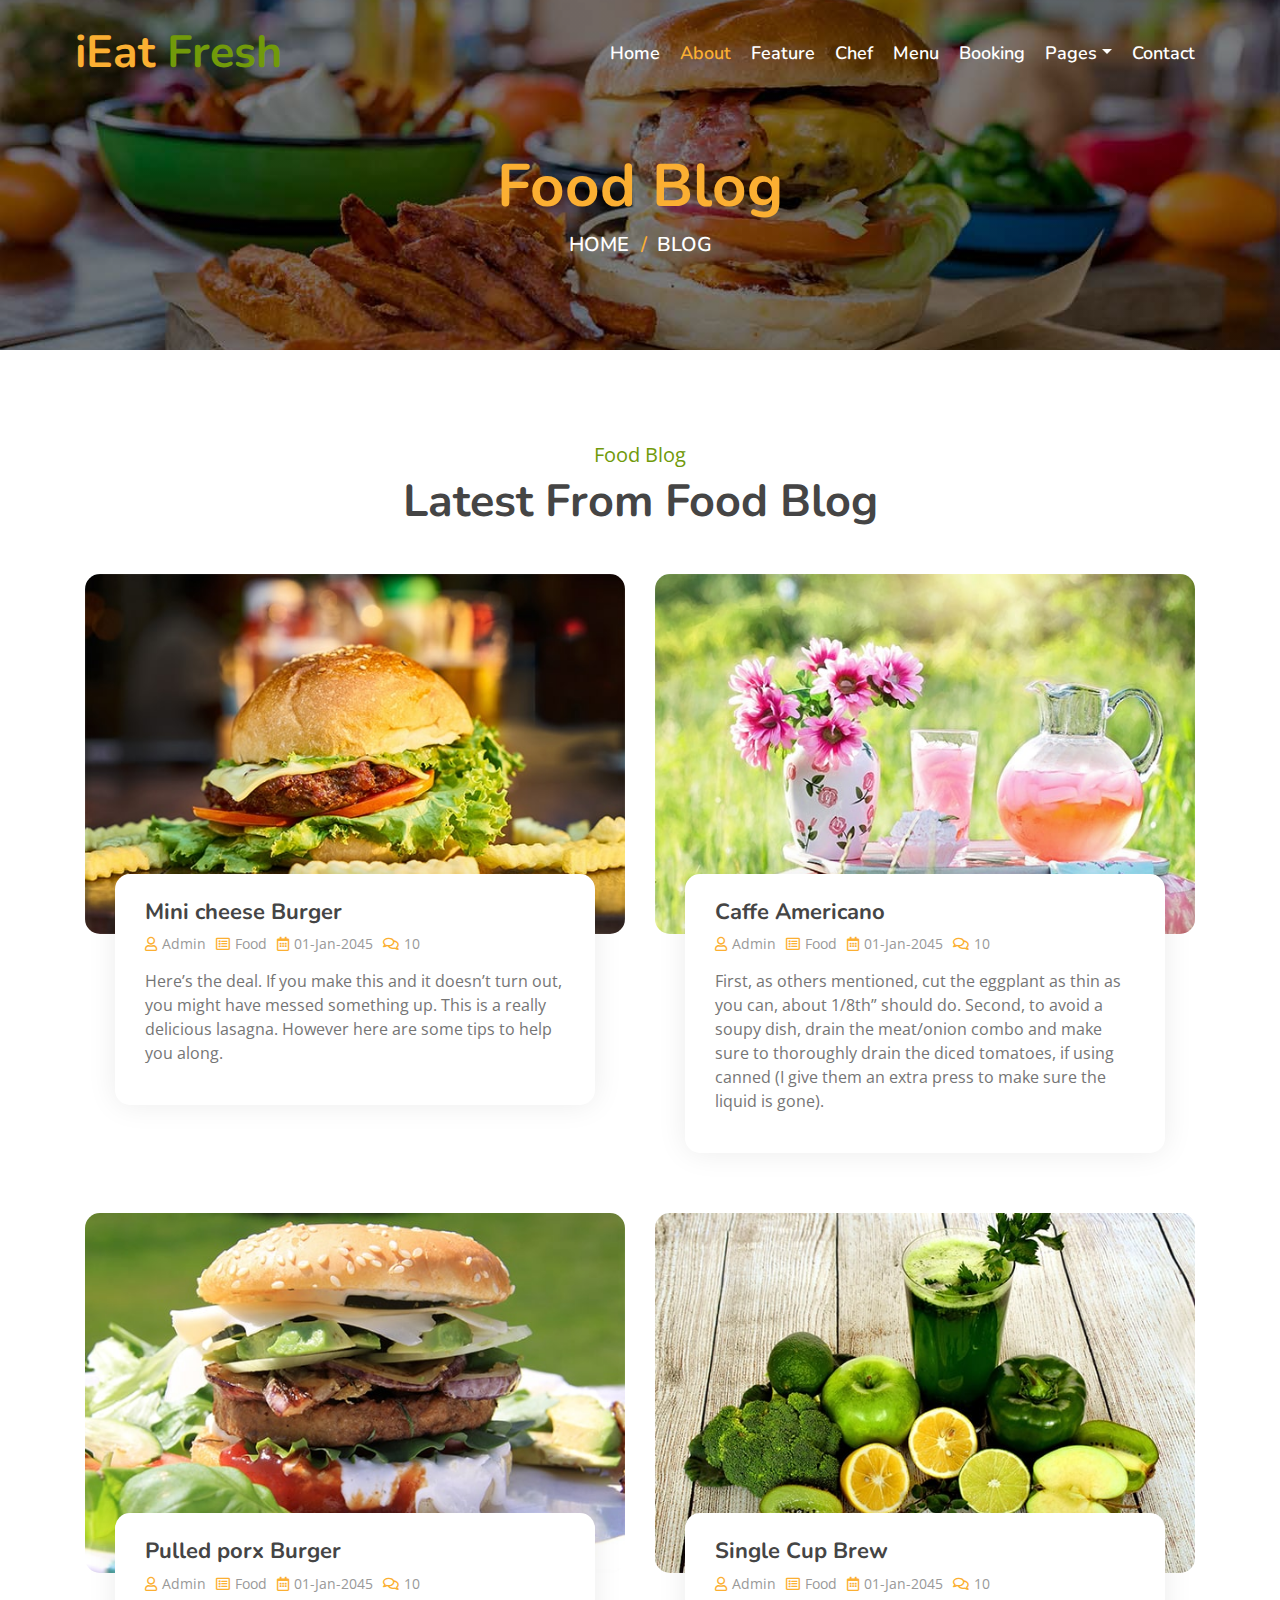
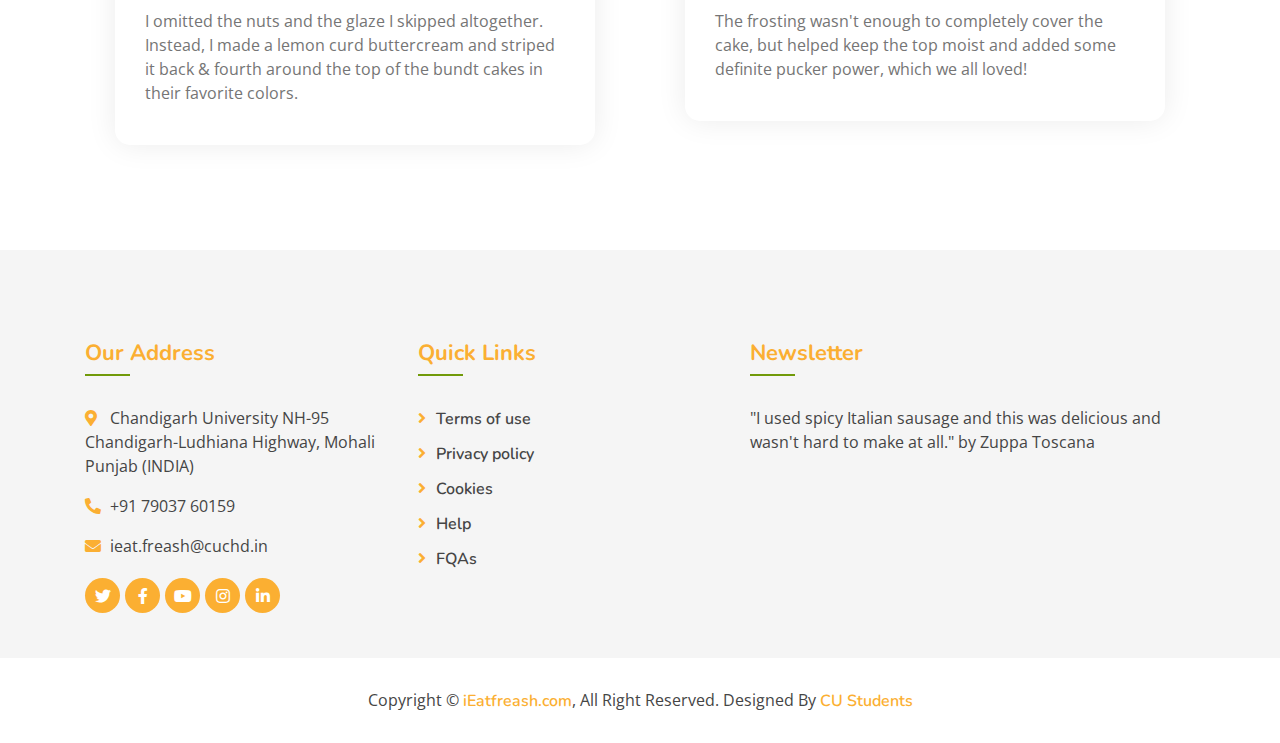
<file: blog.html>
<!DOCTYPE html>
<html lang="en">
    <head>
        <meta charset="utf-8">
        <title>iEat Fresh</title>
        <meta content="width=device-width, initial-scale=1.0" name="viewport">
        <meta content="Free Website Template" name="keywords">
        <meta content="Free Website Template" name="description">

        <link rel="shortcut icon" type="image" href="img/dp.png">

        <!-- Favicon -->
        <link href="img/favicon.ico" rel="icon">

        <!-- Google Font -->
        <link href="https://fonts.googleapis.com/css?family=Open+Sans:300,400|Nunito:600,700" rel="stylesheet"> 
        
        <!-- CSS Libraries -->
        <link href="https://stackpath.bootstrapcdn.com/bootstrap/4.4.1/css/bootstrap.min.css" rel="stylesheet">
        <link href="https://cdnjs.cloudflare.com/ajax/libs/font-awesome/5.10.0/css/all.min.css" rel="stylesheet">
        <link href="lib/animate/animate.min.css" rel="stylesheet">
        <link href="lib/owlcarousel/assets/owl.carousel.min.css" rel="stylesheet">
        <link href="lib/flaticon/font/flaticon.css" rel="stylesheet">
        <link href="lib/tempusdominus/css/tempusdominus-bootstrap-4.min.css" rel="stylesheet" />

        <!-- Template Stylesheet -->
        <link href="css/style.css" rel="stylesheet">
    </head>

    <body>
        <!-- Nav Bar Start -->
        <div class="navbar navbar-expand-lg bg-light navbar-light">
            <div class="container-fluid">
                <a href="index.html" class="navbar-brand">iEat <span>Fresh</span></a>
                <button type="button" class="navbar-toggler" data-toggle="collapse" data-target="#navbarCollapse">
                    <span class="navbar-toggler-icon"></span>
                </button>

                <div class="collapse navbar-collapse justify-content-between" id="navbarCollapse">
                    <div class="navbar-nav ml-auto">
                        <a href="index.html" class="nav-item nav-link">Home</a>
                        <a href="about.html" class="nav-item nav-link active">About</a>
                        <a href="feature.html" class="nav-item nav-link">Feature</a>
                        <a href="team.html" class="nav-item nav-link">Chef</a>
                        <a href="menu.html" class="nav-item nav-link">Menu</a>
                        <a href="booking.html" class="nav-item nav-link">Booking</a>
                        <div class="nav-item dropdown">
                            <a href="#" class="nav-link dropdown-toggle" data-toggle="dropdown">Pages</a>
                            <div class="dropdown-menu">
                                <a href="blog.html" class="dropdown-item">Blog Grid</a>
                            </div>
                        </div>
                        <a href="contact.html" class="nav-item nav-link">Contact</a>
                    </div>
                </div>
            </div>
        </div>
        <!-- Nav Bar End -->
        
        
        <!-- Page Header Start -->
        <div class="page-header">
            <div class="container">
                <div class="row">
                    <div class="col-12">
                        <h2>Food Blog</h2>
                    </div>
                    <div class="col-12">
                        <a href="index.html">Home</a>
                        <a href="blog.html">Blog</a>
                    </div>
                </div>
            </div>
        </div>
        <!-- Page Header End -->
        
        
        <!-- Blog Start -->
        <div class="blog">
            <div class="container">
                <div class="section-header text-center">
                    <p>Food Blog</p>
                    <h2>Latest From Food Blog</h2>
                </div>
                <div class="row">
                    <div class="col-md-6">
                        <div class="blog-item">
                            <div class="blog-img">
                                <img src="img/blog-1.jpg" alt="Blog">
                            </div>
                            <div class="blog-content">
                                <h2 class="blog-title">Mini cheese Burger</h2>
                                <div class="blog-meta">
                                    <p><i class="far fa-user"></i>Admin</p>
                                    <p><i class="far fa-list-alt"></i>Food</p>
                                    <p><i class="far fa-calendar-alt"></i>01-Jan-2045</p>
                                    <p><i class="far fa-comments"></i>10</p>
                                </div>
                                <div class="blog-text">
                                    <p>
                                        Here’s the deal. If you make this and it doesn’t turn out, you might have messed
                                        something up. This is a really delicious lasagna. However here are some tips to help
                                        you along.
                                    </p>
                                </div>
                            </div>
                        </div>
                    </div>
                    <div class="col-md-6">
                        <div class="blog-item">
                            <div class="blog-img">
                                <img src="img/blog-2.jpg" alt="Blog">
                            </div>
                            <div class="blog-content">
                                <h2 class="blog-title">Caffe Americano</h2>
                                <div class="blog-meta">
                                    <p><i class="far fa-user"></i>Admin</p>
                                    <p><i class="far fa-list-alt"></i>Food</p>
                                    <p><i class="far fa-calendar-alt"></i>01-Jan-2045</p>
                                    <p><i class="far fa-comments"></i>10</p>
                                </div>
                                <div class="blog-text">
                                    <p>
                                        First, as others mentioned, cut the eggplant as thin as you can, about
                                    1/8th” should do. Second, to avoid a soupy dish, drain the meat/onion combo and make
                                    sure to thoroughly drain the diced tomatoes, if using canned (I give them an extra
                                    press to make sure the liquid is gone).
                                    </p>
                                </div>
                            </div>
                        </div>
                    </div>
                    <div class="col-md-6">
                        <div class="blog-item">
                            <div class="blog-img">
                                <img src="img/blog-3.jpg" alt="Blog">
                            </div>
                            <div class="blog-content">
                                <h2 class="blog-title">Pulled porx Burger</h2>
                                <div class="blog-meta">
                                    <p><i class="far fa-user"></i>Admin</p>
                                    <p><i class="far fa-list-alt"></i>Food</p>
                                    <p><i class="far fa-calendar-alt"></i>01-Jan-2045</p>
                                    <p><i class="far fa-comments"></i>10</p>
                                </div>
                                <div class="blog-text">
                                    <p>
                                        I omitted the nuts and the glaze I skipped altogether. Instead, I made a lemon curd
                                        buttercream and striped it back & fourth around the top of the bundt cakes in their
                                        favorite colors.
                                    </p>
                                </div>
                            </div>
                        </div>
                    </div>
                    <div class="col-md-6">
                        <div class="blog-item">
                            <div class="blog-img">
                                <img src="img/blog-4.jpg" alt="Blog">
                            </div>
                            <div class="blog-content">
                                <h2 class="blog-title">Single Cup Brew</h2>
                                <div class="blog-meta">
                                    <p><i class="far fa-user"></i>Admin</p>
                                    <p><i class="far fa-list-alt"></i>Food</p>
                                    <p><i class="far fa-calendar-alt"></i>01-Jan-2045</p>
                                    <p><i class="far fa-comments"></i>10</p>
                                </div>
                                <div class="blog-text">
                                    <p>
                                        The frosting wasn't enough to completely cover the cake, but helped
                                    keep the top moist and added some definite pucker power, which we all loved!
                                    </p>
                                </div>
                            </div>
                        </div>
                    </div>
                </div>
            </div>
        </div>
        <!-- Blog End -->


<!-- Footer Start -->
<div class="footer">
    <div class="container">
        <div class="row">
            <div class="col-lg-7">
                <div class="row">
                    <div class="col-md-6">
                        <div class="footer-contact">
                            <h2>Our Address</h2>
                            <p><i class="fa fa-map-marker-alt"></i>Chandigarh University NH-95 Chandigarh-Ludhiana Highway, Mohali Punjab (INDIA)</p>
                            <p><i class="fa fa-phone-alt"></i>+91 79037 60159</p>
                            <p><i class="fa fa-envelope"></i>ieat.freash@cuchd.in</p>
                            <div class="footer-social">
                                <a href=""><i class="fab fa-twitter"></i></a>
                                <a href=""><i class="fab fa-facebook-f"></i></a>
                                <a href=""><i class="fab fa-youtube"></i></a>
                                <a href=""><i class="fab fa-instagram"></i></a>
                                <a href=""><i class="fab fa-linkedin-in"></i></a>
                            </div>
                        </div>
                    </div>
                    <div class="col-md-6">
                        <div class="footer-link">
                            <h2>Quick Links</h2>
                            <a href="">Terms of use</a>
                            <a href="">Privacy policy</a>
                            <a href="">Cookies</a>
                            <a href="">Help</a>
                            <a href="">FQAs</a>
                        </div>
                    </div>
                </div>
            </div>
            <div class="col-lg-5">
                <div class="footer-newsletter">
                    <h2>Newsletter</h2>
                    <p>
                        "I used spicy Italian sausage and this was delicious and wasn't hard to make at all." by Zuppa Toscana
                    </p>
                </div>
            </div>
        </div>
    </div>
    <div class="copyright">
        <div class="container">
            <p>Copyright &copy; <a>iEatfreash.com</a>, All Right Reserved.</p>
            <p>Designed By <a>CU Students</a></p>
        </div>
    </div>
</div>
<!-- Footer End -->

        <a href="#" class="back-to-top"><i class="fa fa-chevron-up"></i></a>

        <!-- JavaScript Libraries -->
        <script src="https://code.jquery.com/jquery-3.4.1.min.js"></script>
        <script src="https://stackpath.bootstrapcdn.com/bootstrap/4.4.1/js/bootstrap.bundle.min.js"></script>
        <script src="lib/easing/easing.min.js"></script>
        <script src="lib/owlcarousel/owl.carousel.min.js"></script>
        <script src="lib/tempusdominus/js/moment.min.js"></script>
        <script src="lib/tempusdominus/js/moment-timezone.min.js"></script>
        <script src="lib/tempusdominus/js/tempusdominus-bootstrap-4.min.js"></script>
        
        <!-- Contact Javascript File -->
        <script src="mail/jqBootstrapValidation.min.js"></script>
        <script src="mail/contact.js"></script>

        <!-- Template Javascript -->
        <script src="js/main.js"></script>
    </body>
</html>
</file>
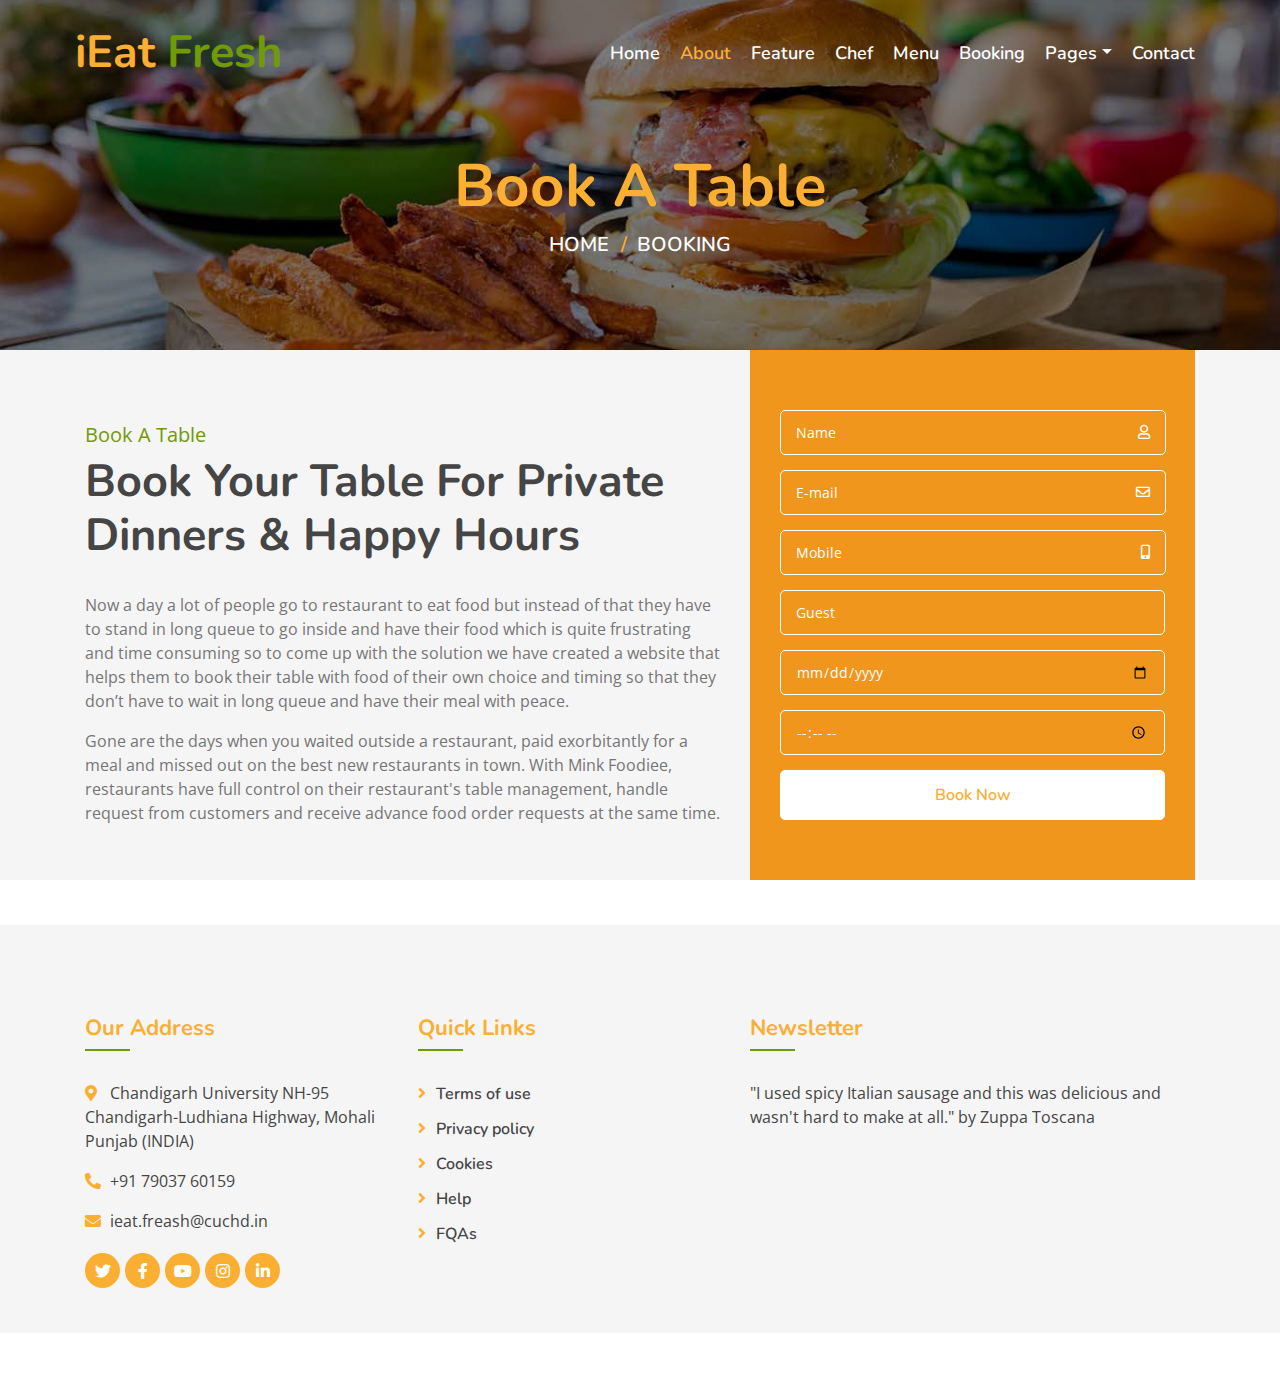
<file: booking.html>
<!DOCTYPE html>
<html lang="en">
    <head>
        <meta charset="utf-8">
        <title>iEat Fresh</title>
        <meta content="width=device-width, initial-scale=1.0" name="viewport">
        <meta content="Free Website Template" name="keywords">
        <meta content="Free Website Template" name="description">

        <link rel="shortcut icon" type="image" href="img/dp.png">

        <!-- Favicon -->
        <link href="img/favicon.ico" rel="icon">

        <!-- Google Font -->
        <link href="https://fonts.googleapis.com/css?family=Open+Sans:300,400|Nunito:600,700" rel="stylesheet"> 
        
        <!-- CSS Libraries -->
        <link href="https://stackpath.bootstrapcdn.com/bootstrap/4.4.1/css/bootstrap.min.css" rel="stylesheet">
        <link href="https://cdnjs.cloudflare.com/ajax/libs/font-awesome/5.10.0/css/all.min.css" rel="stylesheet">
        <link href="lib/animate/animate.min.css" rel="stylesheet">
        <link href="lib/owlcarousel/assets/owl.carousel.min.css" rel="stylesheet">
        <link href="lib/flaticon/font/flaticon.css" rel="stylesheet">
        <link href="lib/tempusdominus/css/tempusdominus-bootstrap-4.min.css" rel="stylesheet" />

        <!-- Template Stylesheet -->
        <link href="css/style.css" rel="stylesheet">
    </head>

    <body>
        <!-- Nav Bar Start -->
        <div class="navbar navbar-expand-lg bg-light navbar-light">
            <div class="container-fluid">
                <a href="index.html" class="navbar-brand">iEat <span>Fresh</span></a>
                <button type="button" class="navbar-toggler" data-toggle="collapse" data-target="#navbarCollapse">
                    <span class="navbar-toggler-icon"></span>
                </button>

                <div class="collapse navbar-collapse justify-content-between" id="navbarCollapse">
                    <div class="navbar-nav ml-auto">
                        <a href="index.html" class="nav-item nav-link">Home</a>
                        <a href="about.html" class="nav-item nav-link active">About</a>
                        <a href="feature.html" class="nav-item nav-link">Feature</a>
                        <a href="team.html" class="nav-item nav-link">Chef</a>
                        <a href="menu.html" class="nav-item nav-link">Menu</a>
                        <a href="booking.html" class="nav-item nav-link">Booking</a>
                        <div class="nav-item dropdown">
                            <a href="#" class="nav-link dropdown-toggle" data-toggle="dropdown">Pages</a>
                            <div class="dropdown-menu">
                                <a href="blog.html" class="dropdown-item">Blog Grid</a>
                            </div>
                        </div>
                        <a href="contact.html" class="nav-item nav-link">Contact</a>
                    </div>
                </div>
            </div>
        </div>
        <!-- Nav Bar End -->
        
        
        <!-- Page Header Start -->
        <div class="page-header mb-0">
            <div class="container">
                <div class="row">
                    <div class="col-12">
                        <h2>Book A Table</h2>
                    </div>
                    <div class="col-12">
                        <a href="index.html">Home</a>
                        <a href="booking.html">Booking</a>
                    </div>
                </div>
            </div>
        </div>
        <!-- Page Header End -->
        

        <!-- Booking Start -->
        <div class="booking">
            <div class="container">
                <div class="row align-items-center">
                    <div class="col-lg-7">
                        <div class="booking-content">
                            <div class="section-header">
                                <p>Book A Table</p>
                                <h2>Book Your Table For Private Dinners & Happy Hours</h2>
                            </div>
                            <div class="about-text">
                                <p>
                                    Now a day a lot of people go to restaurant to eat food but instead of that they have to
                                stand in long queue to go inside and have their food which is quite frustrating and time
                                consuming so to come up with the solution we have created a website that helps them to
                                book their table with food of their own choice and timing so that they don’t have to
                                wait in long queue and have their meal with peace.
                                </p>
                                <p>
                                    Gone are the days when you waited outside a restaurant, paid exorbitantly for a meal and
                                missed out on the best new restaurants in town. With Mink Foodiee, restaurants have full
                                control on their restaurant's table management, handle request from customers and
                                receive advance food order requests at the same time.
                                </p>
                            </div>
                        </div>
                    </div>
                    <div class="col-lg-5">
                        <div class="booking-form">
                            <form action="booking.php" method="post">
                                <div class="control-group">
                                    <div class="input-group">
                                        <input type="text" class="form-control" name="full_name" placeholder="Name" required="required">
                                        <div class="input-group-append">
                                            <div class="input-group-text"><i class="far fa-user"></i></div>
                                        </div>
                                    </div>
                                </div>
                                <div class="control-group">
                                    <div class="input-group">
                                        <input type="email" class="form-control" name="email" placeholder="E-mail" required="required">
                                        <div class="input-group-append">
                                            <div class="input-group-text"><i class="far fa-envelope"></i></div>
                                        </div>
                                    </div>
                                </div>
                                <div class="control-group">
                                    <div class="input-group">
                                        <input type="text" class="form-control" name="Mobile" placeholder="Mobile" required="required">
                                        <div class="input-group-append">
                                            <div class="input-group-text"><i class="fa fa-mobile-alt"></i></div>
                                        </div>
                                    </div>
                                </div>
                                <div class="control-group">
                                    <div class="input-group">
                                        <input type="text" class="form-control" name="Guest" placeholder="Guest" required="required">
                                    </div>
                                </div>
                                <div class="control-group">
                                    <div class="input-group date">
                                        <input type="date" class="form-control" name="Date_" min="1997-01-01" max="2030-12-31">
                                    </div>
                                </div>
                                <div class="control-group">
                                    <div class="input-group time" id="time" data-target-input="nearest">
                                        <input type="time" class="form-control datetimepicker-input" name="Time_" id="startTime">
                                    </div>
                                </div>
                                <div>
                                    <button class="btn custom-btn" type="submit">Book Now</button>
                                </div>
                               </form>
                        </div>
                    </div>
                </div>
            </div>
        </div>

        <!-- Footer Start -->
        <div class="footer">
            <div class="container">
                <div class="row">
                    <div class="col-lg-7">
                        <div class="row">
                            <div class="col-md-6">
                                <div class="footer-contact">
                                    <h2>Our Address</h2>
                                    <p><i class="fa fa-map-marker-alt"></i>Chandigarh University NH-95 Chandigarh-Ludhiana Highway, Mohali Punjab (INDIA)</p>
                                    <p><i class="fa fa-phone-alt"></i>+91 79037 60159</p>
                                    <p><i class="fa fa-envelope"></i>ieat.freash@cuchd.in</p>
                                    <div class="footer-social">
                                        <a href=""><i class="fab fa-twitter"></i></a>
                                        <a href=""><i class="fab fa-facebook-f"></i></a>
                                        <a href=""><i class="fab fa-youtube"></i></a>
                                        <a href=""><i class="fab fa-instagram"></i></a>
                                        <a href=""><i class="fab fa-linkedin-in"></i></a>
                                    </div>
                                </div>
                            </div>
                            <div class="col-md-6">
                                <div class="footer-link">
                                    <h2>Quick Links</h2>
                                    <a href="">Terms of use</a>
                                    <a href="">Privacy policy</a>
                                    <a href="">Cookies</a>
                                    <a href="">Help</a>
                                    <a href="">FQAs</a>
                                </div>
                            </div>
                        </div>
                    </div>
                    <div class="col-lg-5">
                        <div class="footer-newsletter">
                            <h2>Newsletter</h2>
                            <p>
                                "I used spicy Italian sausage and this was delicious and wasn't hard to make at all." by Zuppa Toscana
                            </p>
                        </div>
                    </div>
                </div>
            </div>
            <div class="copyright">
            </div>
        </div>
        <!-- Footer End -->

        <a href="#" class="back-to-top"><i class="fa fa-chevron-up"></i></a>

        <!-- JavaScript Libraries -->
        <script src="https://code.jquery.com/jquery-3.4.1.min.js"></script>
        <script src="https://stackpath.bootstrapcdn.com/bootstrap/4.4.1/js/bootstrap.bundle.min.js"></script>
        <script src="lib/easing/easing.min.js"></script>
        <script src="lib/owlcarousel/owl.carousel.min.js"></script>
        <script src="lib/tempusdominus/js/moment.min.js"></script>
        <script src="lib/tempusdominus/js/moment-timezone.min.js"></script>
        <script src="lib/tempusdominus/js/tempusdominus-bootstrap-4.min.js"></script>
        
        <!-- Contact Javascript File -->
        <script src="mail/jqBootstrapValidation.min.js"></script>
        <script src="mail/contact.js"></script>

        <!-- Template Javascript -->
        <script src="js/main.js"></script>
    </body>
</html>
</file>
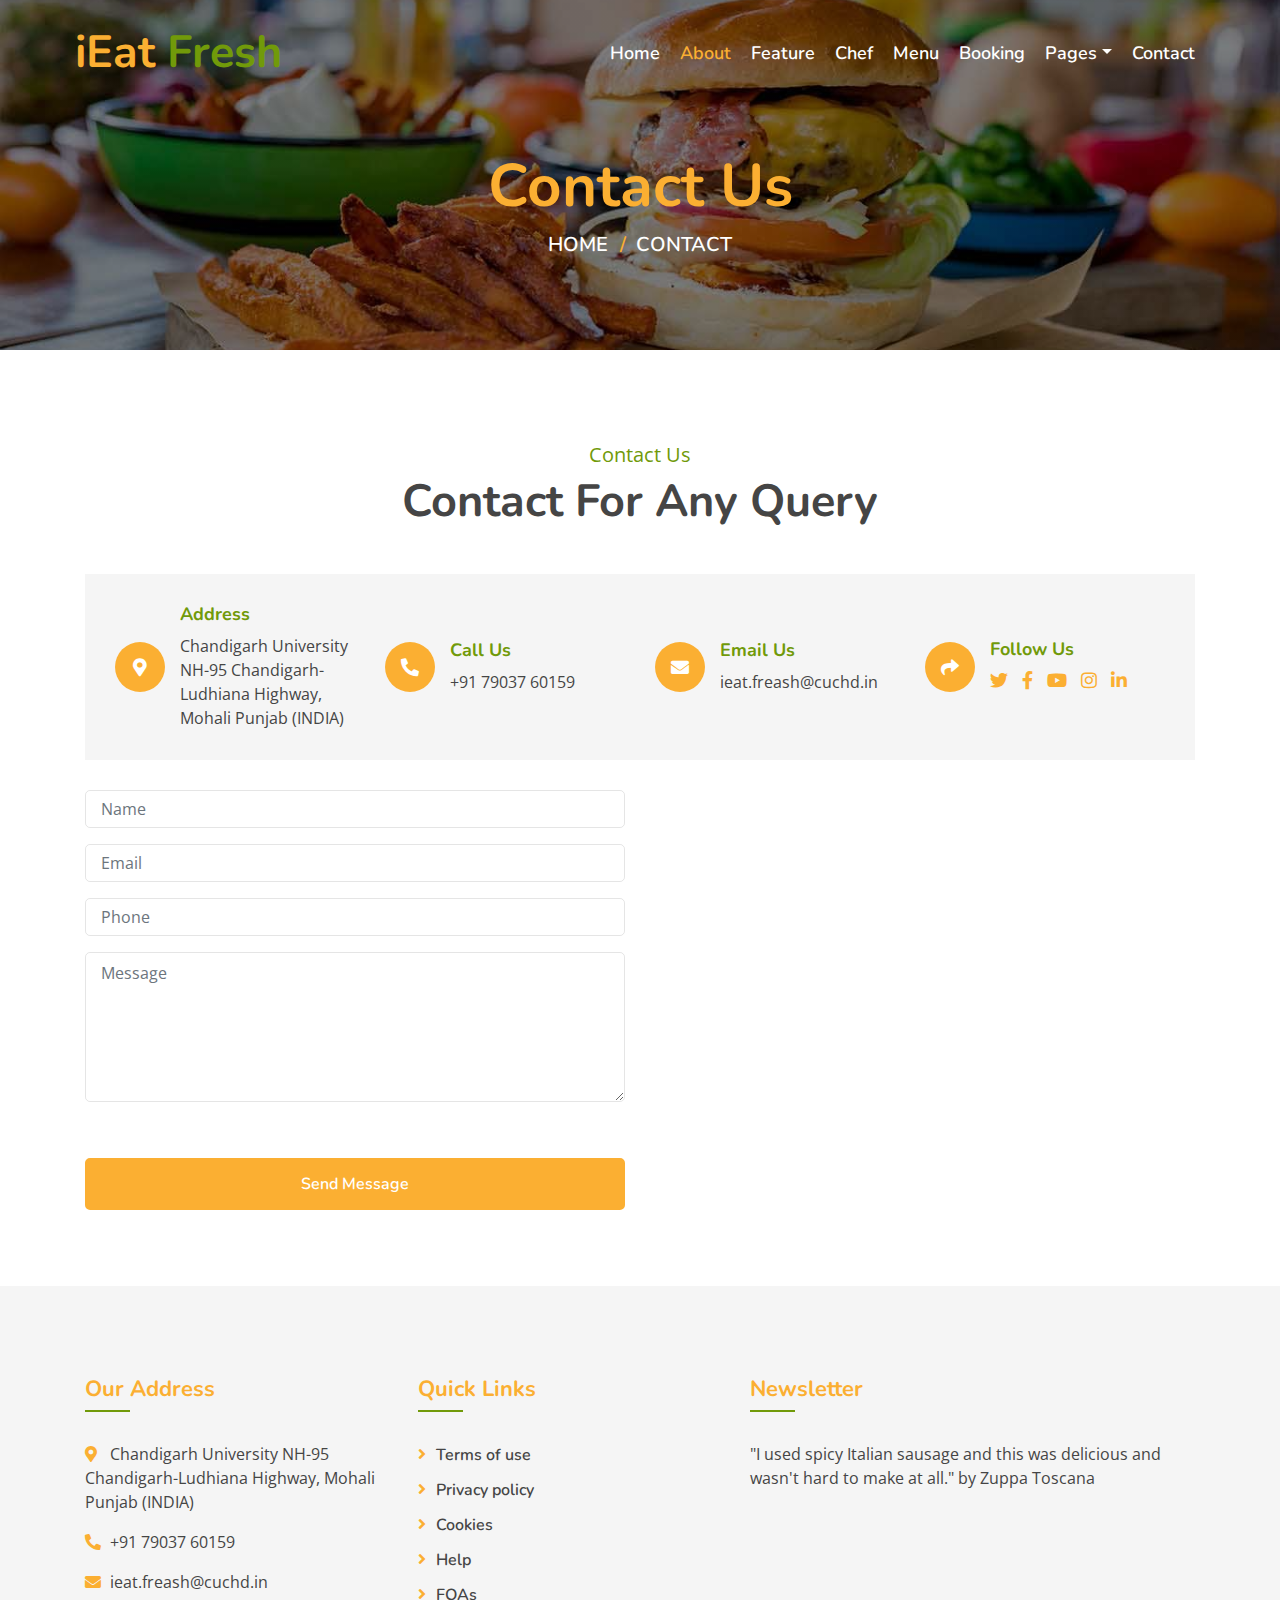
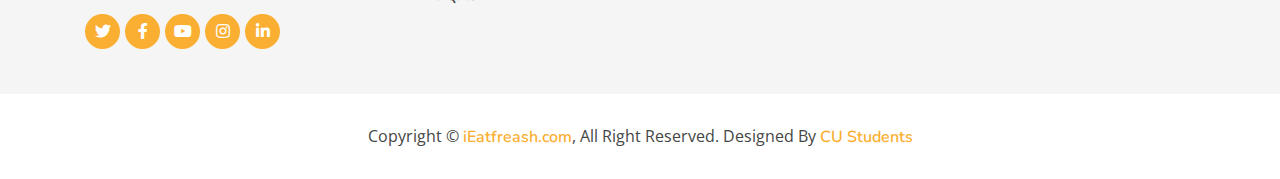
<file: contact.html>
<!DOCTYPE html>
<html lang="en">
    <head>
        <meta charset="utf-8">
        <title>iEat Fresh</title>
        <meta content="width=device-width, initial-scale=1.0" name="viewport">
        <meta content="Free Website Template" name="keywords">
        <meta content="Free Website Template" name="description">

        <link rel="shortcut icon" type="image" href="img/dp.png">

        <!-- Favicon -->
        <link href="img/favicon.ico" rel="icon">

        <!-- Google Font -->
        <link href="https://fonts.googleapis.com/css?family=Open+Sans:300,400|Nunito:600,700" rel="stylesheet"> 
        
        <!-- CSS Libraries -->
        <link href="https://stackpath.bootstrapcdn.com/bootstrap/4.4.1/css/bootstrap.min.css" rel="stylesheet">
        <link href="https://cdnjs.cloudflare.com/ajax/libs/font-awesome/5.10.0/css/all.min.css" rel="stylesheet">
        <link href="lib/animate/animate.min.css" rel="stylesheet">
        <link href="lib/owlcarousel/assets/owl.carousel.min.css" rel="stylesheet">
        <link href="lib/flaticon/font/flaticon.css" rel="stylesheet">
        <link href="lib/tempusdominus/css/tempusdominus-bootstrap-4.min.css" rel="stylesheet" />

        <!-- Template Stylesheet -->
        <link href="css/style.css" rel="stylesheet">
    </head>

    <body>
        <!-- Nav Bar Start -->
        <div class="navbar navbar-expand-lg bg-light navbar-light">
            <div class="container-fluid">
                <a href="index.html" class="navbar-brand">iEat <span>Fresh</span></a>
                <button type="button" class="navbar-toggler" data-toggle="collapse" data-target="#navbarCollapse">
                    <span class="navbar-toggler-icon"></span>
                </button>

                <div class="collapse navbar-collapse justify-content-between" id="navbarCollapse">
                    <div class="navbar-nav ml-auto">
                        <a href="index.html" class="nav-item nav-link">Home</a>
                        <a href="about.html" class="nav-item nav-link active">About</a>
                        <a href="feature.html" class="nav-item nav-link">Feature</a>
                        <a href="team.html" class="nav-item nav-link">Chef</a>
                        <a href="menu.html" class="nav-item nav-link">Menu</a>
                        <a href="booking.html" class="nav-item nav-link">Booking</a>
                        <div class="nav-item dropdown">
                            <a href="#" class="nav-link dropdown-toggle" data-toggle="dropdown">Pages</a>
                            <div class="dropdown-menu">
                                <a href="blog.html" class="dropdown-item">Blog Grid</a>
                            </div>
                        </div>
                        <a href="contact.html" class="nav-item nav-link">Contact</a>
                    </div>
                </div>
            </div>
        </div>
        <!-- Nav Bar End -->
        
        
        <!-- Page Header Start -->
        <div class="page-header">
            <div class="container">
                <div class="row">
                    <div class="col-12">
                        <h2>Contact Us</h2>
                    </div>
                    <div class="col-12">
                        <a href="index.html">Home</a>
                        <a href="contact.html">Contact</a>
                    </div>
                </div>
            </div>
        </div>
        <!-- Page Header End -->
        
        
        <!-- Contact Start -->
        <div class="contact">
            <div class="container">
                <div class="section-header text-center">
                    <p>Contact Us</p>
                    <h2>Contact For Any Query</h2>
                </div>
                <div class="row align-items-center contact-information">
                    <div class="col-md-6 col-lg-3">
                        <div class="contact-info">
                            <div class="contact-icon">
                                <i class="fa fa-map-marker-alt"></i>
                            </div>
                            <div class="contact-text">
                                <h3>Address</h3>
                                <p>Chandigarh University NH-95 Chandigarh-Ludhiana Highway, Mohali Punjab (INDIA)</p>
                            </div>
                        </div>
                    </div>
                    <div class="col-md-6 col-lg-3">
                        <div class="contact-info">
                            <div class="contact-icon">
                                <i class="fa fa-phone-alt"></i>
                            </div>
                            <div class="contact-text">
                                <h3>Call Us</h3>
                                <p>+91 79037 60159</p>
                            </div>
                        </div>
                    </div>
                    <div class="col-md-6 col-lg-3">
                        <div class="contact-info">
                            <div class="contact-icon">
                                <i class="fa fa-envelope"></i>
                            </div>
                            <div class="contact-text">
                                <h3>Email Us</h3>
                                <p>ieat.freash@cuchd.in</p>
                            </div>
                        </div>
                    </div>
                    <div class="col-md-6 col-lg-3">
                        <div class="contact-info">
                            <div class="contact-icon">
                                <i class="fa fa-share"></i>
                            </div>
                            <div class="contact-text">
                                <h3>Follow Us</h3>
                                <div class="contact-social">
                                    <a href=""><i class="fab fa-twitter"></i></a>
                                    <a href=""><i class="fab fa-facebook-f"></i></a>
                                    <a href=""><i class="fab fa-youtube"></i></a>
                                    <a href=""><i class="fab fa-instagram"></i></a>
                                    <a href=""><i class="fab fa-linkedin-in"></i></a>
                                </div>
                            </div>
                        </div>
                    </div>
                </div>
                <div class="row contact-form">
                    <div class="col-md-6">
                        <div id="success"></div>
                        <form name="frmContact" class="needs-validation " method="post" action="contact.php">
                            <p>
                              <input type="text" class="form-control" name="txtName" id="txtName" placeholder="Name" value="" required>
                              <div class="invalid-feedback">
                                          Valid first name is required.
                                        </div>
                            </p>
                            <p>
                              <input type="text"  class="form-control"  name="txtEmail" id="txtEmail" placeholder="Email" value="" required>
                            </p>
                            <p>
                              <input type="text"  class="form-control" name="txtPhone" id="txtPhone" placeholder="Phone" value="" required>
                            </p>
                            <p>
                              <textarea name="txtMessage" class="form-control"  id="txtMessage"  placeholder="Message" required></textarea>
                            </p>
                            <p>&nbsp;</p>
                            <!-- <p>
                              <input type="submit" name="Submit" id="Submit" value="Click me to Contact"  class="btn btn-primary btn-lg btn-block">
                            </p> -->
                            <p>
                                <button class="btn custom-btn btn-primary btn-lg btn-block" type="submit" name="Submit" id="Submit" value="Click me to Contact">Send Message</button>
                            </p>
                          </form>
                    </div>
                </div>
            </div>
        </div>
        <!-- Contact End -->


       <!-- Footer Start -->
       <div class="footer">
        <div class="container">
            <div class="row">
                <div class="col-lg-7">
                    <div class="row">
                        <div class="col-md-6">
                            <div class="footer-contact">
                                <h2>Our Address</h2>
                                <p><i class="fa fa-map-marker-alt"></i>Chandigarh University NH-95 Chandigarh-Ludhiana Highway, Mohali Punjab (INDIA)</p>
                                <p><i class="fa fa-phone-alt"></i>+91 79037 60159</p>
                                <p><i class="fa fa-envelope"></i>ieat.freash@cuchd.in</p>
                                <div class="footer-social">
                                    <a href=""><i class="fab fa-twitter"></i></a>
                                    <a href=""><i class="fab fa-facebook-f"></i></a>
                                    <a href=""><i class="fab fa-youtube"></i></a>
                                    <a href=""><i class="fab fa-instagram"></i></a>
                                    <a href=""><i class="fab fa-linkedin-in"></i></a>
                                </div>
                            </div>
                        </div>
                        <div class="col-md-6">
                            <div class="footer-link">
                                <h2>Quick Links</h2>
                                <a href="">Terms of use</a>
                                <a href="">Privacy policy</a>
                                <a href="">Cookies</a>
                                <a href="">Help</a>
                                <a href="">FQAs</a>
                            </div>
                        </div>
                    </div>
                </div>
                <div class="col-lg-5">
                    <div class="footer-newsletter">
                        <h2>Newsletter</h2>
                        <p>
                            "I used spicy Italian sausage and this was delicious and wasn't hard to make at all." by Zuppa Toscana
                        </p>
                    </div>
                </div>
            </div>
        </div>
        <div class="copyright">
            <div class="container">
                <p>Copyright &copy; <a>iEatfreash.com</a>, All Right Reserved.</p>
                <p>Designed By <a>CU Students</a></p>
            </div>
        </div>
    </div>
    <!-- Footer End -->

        <a href="#" class="back-to-top"><i class="fa fa-chevron-up"></i></a>

        <!-- JavaScript Libraries -->
        <script src="https://code.jquery.com/jquery-3.4.1.min.js"></script>
        <script src="https://stackpath.bootstrapcdn.com/bootstrap/4.4.1/js/bootstrap.bundle.min.js"></script>
        <script src="lib/easing/easing.min.js"></script>
        <script src="lib/owlcarousel/owl.carousel.min.js"></script>
        <script src="lib/tempusdominus/js/moment.min.js"></script>
        <script src="lib/tempusdominus/js/moment-timezone.min.js"></script>
        <script src="lib/tempusdominus/js/tempusdominus-bootstrap-4.min.js"></script>
        
        <!-- Contact Javascript File -->
        <script src="mail/jqBootstrapValidation.min.js"></script>
        <script src="mail/contact.js"></script>

        <!-- Template Javascript -->
        <script src="js/main.js"></script>
    </body>
</html>
</file>
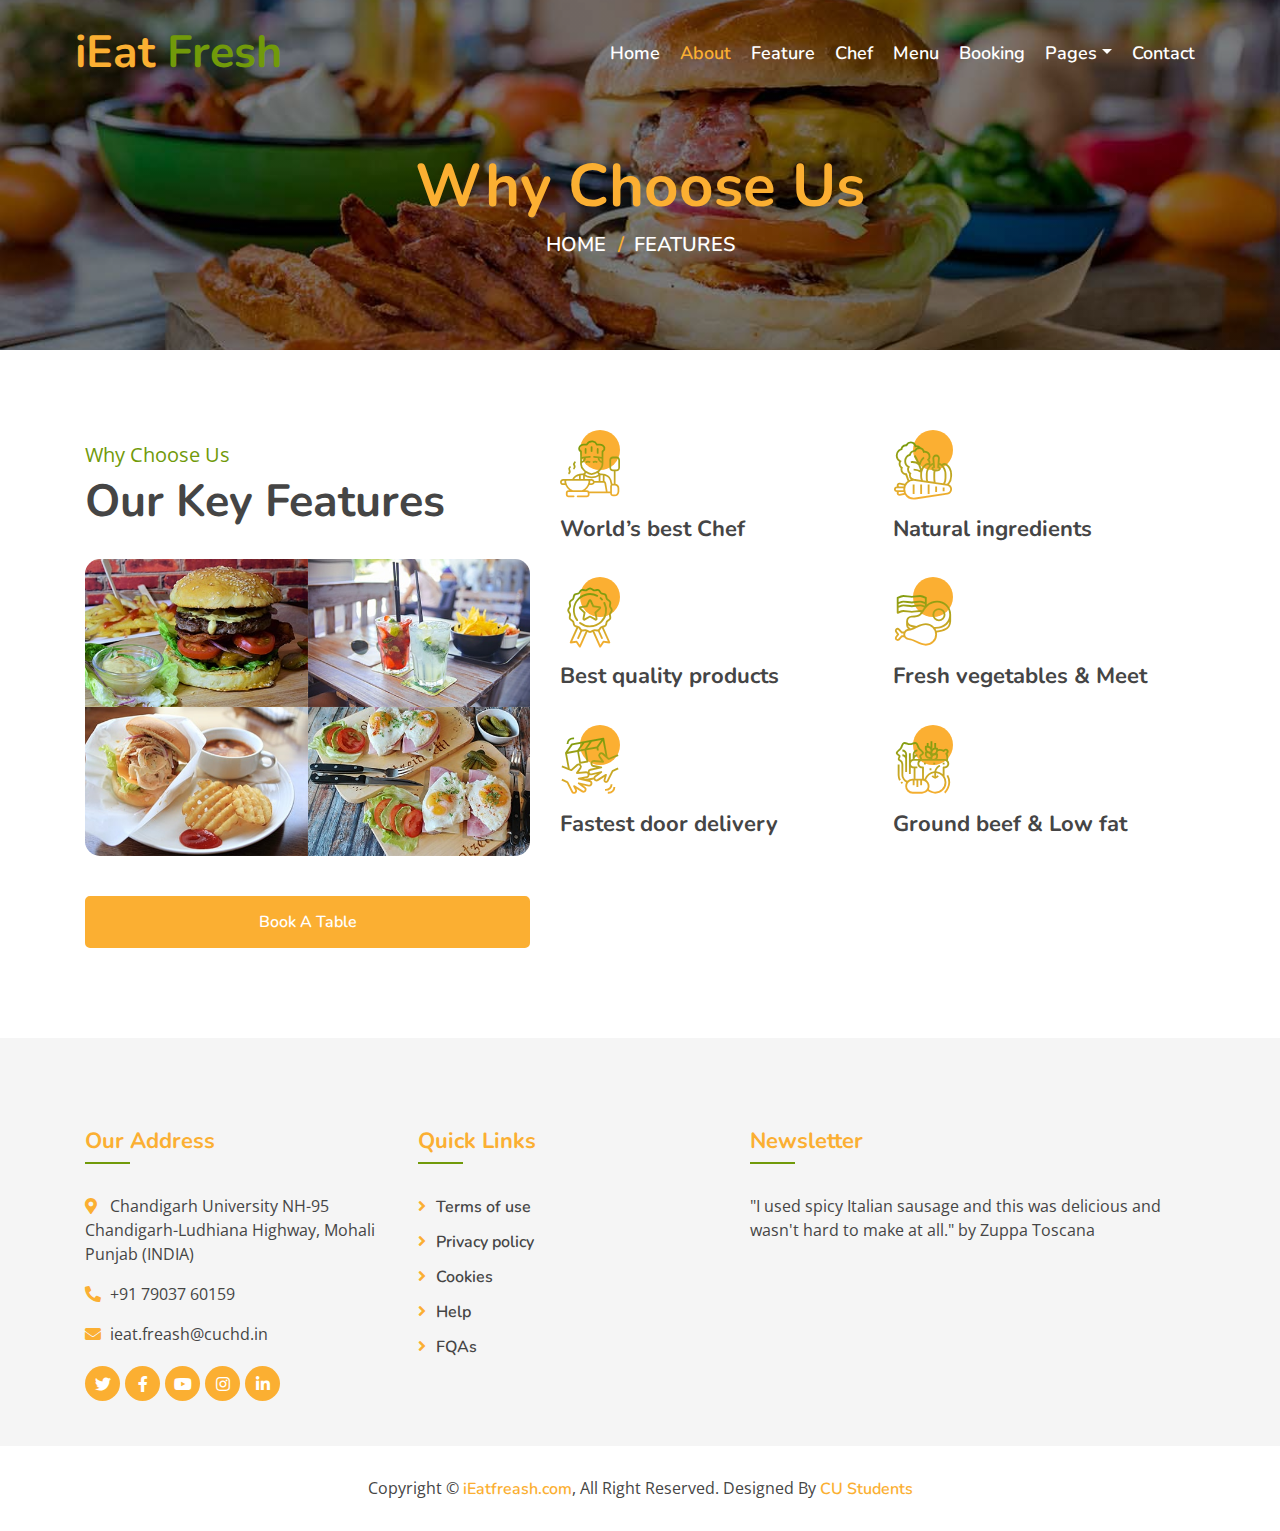
<file: feature.html>
<!DOCTYPE html>
<html lang="en">
    <head>
        <meta charset="utf-8">
        <title>iEat Fresh</title>
        <meta content="width=device-width, initial-scale=1.0" name="viewport">
        <meta content="Free Website Template" name="keywords">
        <meta content="Free Website Template" name="description">

        <link rel="shortcut icon" type="image" href="img/dp.png">

        <!-- Favicon -->
        <link href="img/favicon.ico" rel="icon">

        <!-- Google Font -->
        <link href="https://fonts.googleapis.com/css?family=Open+Sans:300,400|Nunito:600,700" rel="stylesheet"> 
        
        <!-- CSS Libraries -->
        <link href="https://stackpath.bootstrapcdn.com/bootstrap/4.4.1/css/bootstrap.min.css" rel="stylesheet">
        <link href="https://cdnjs.cloudflare.com/ajax/libs/font-awesome/5.10.0/css/all.min.css" rel="stylesheet">
        <link href="lib/animate/animate.min.css" rel="stylesheet">
        <link href="lib/owlcarousel/assets/owl.carousel.min.css" rel="stylesheet">
        <link href="lib/flaticon/font/flaticon.css" rel="stylesheet">
        <link href="lib/tempusdominus/css/tempusdominus-bootstrap-4.min.css" rel="stylesheet" />

        <!-- Template Stylesheet -->
        <link href="css/style.css" rel="stylesheet">
    </head>

    <body>
        <!-- Nav Bar Start -->
        <div class="navbar navbar-expand-lg bg-light navbar-light">
            <div class="container-fluid">
                <a href="index.html" class="navbar-brand">iEat <span>Fresh</span></a>
                <button type="button" class="navbar-toggler" data-toggle="collapse" data-target="#navbarCollapse">
                    <span class="navbar-toggler-icon"></span>
                </button>

                <div class="collapse navbar-collapse justify-content-between" id="navbarCollapse">
                    <div class="navbar-nav ml-auto">
                        <a href="index.html" class="nav-item nav-link">Home</a>
                        <a href="about.html" class="nav-item nav-link active">About</a>
                        <a href="feature.html" class="nav-item nav-link">Feature</a>
                        <a href="team.html" class="nav-item nav-link">Chef</a>
                        <a href="menu.html" class="nav-item nav-link">Menu</a>
                        <a href="booking.html" class="nav-item nav-link">Booking</a>
                        <div class="nav-item dropdown">
                            <a href="#" class="nav-link dropdown-toggle" data-toggle="dropdown">Pages</a>
                            <div class="dropdown-menu">
                                <a href="blog.html" class="dropdown-item">Blog Grid</a>
                            </div>
                        </div>
                        <a href="contact.html" class="nav-item nav-link">Contact</a>
                    </div>
                </div>
            </div>
        </div>
        <!-- Nav Bar End -->
        
        
        <!-- Page Header Start -->
        <div class="page-header">
            <div class="container">
                <div class="row">
                    <div class="col-12">
                        <h2>Why Choose Us</h2>
                    </div>
                    <div class="col-12">
                        <a href="index.html">Home</a>
                        <a href="feature.html">Features</a>
                    </div>
                </div>
            </div>
        </div>
        <!-- Page Header End -->
        

        <!-- Feature Start -->
        <div class="feature">
            <div class="container">
                <div class="row">
                    <div class="col-lg-5">
                        <div class="section-header">
                            <p>Why Choose Us</p>
                            <h2>Our Key Features</h2>
                        </div>
                        <div class="feature-text">
                            <div class="feature-img">
                                <div class="row">
                                    <div class="col-6">
                                        <img src="img/feature-1.jpg" alt="Image">
                                    </div>
                                    <div class="col-6">
                                        <img src="img/feature-2.jpg" alt="Image">
                                    </div>
                                    <div class="col-6">
                                        <img src="img/feature-3.jpg" alt="Image">
                                    </div>
                                    <div class="col-6">
                                        <img src="img/feature-4.jpg" alt="Image">
                                    </div>
                                </div>
                            </div>
                            <a class="btn custom-btn" href="">Book A Table</a>
                        </div>
                    </div>
                    <div class="col-lg-7">
                        <div class="row">
                            <div class="col-sm-6">
                                <div class="feature-item">
                                    <i class="flaticon-cooking"></i>
                                    <h3>World’s best Chef</h3>
                                </div>
                            </div>
                            <div class="col-sm-6">
                                <div class="feature-item">
                                    <i class="flaticon-vegetable"></i>
                                    <h3>Natural ingredients</h3>
                                </div>
                            </div>
                        </div>
                        <div class="row">
                            <div class="col-sm-6">
                                <div class="feature-item">
                                    <i class="flaticon-medal"></i>
                                    <h3>Best quality products</h3>
                                </div>
                            </div>
                            <div class="col-sm-6">
                                <div class="feature-item">
                                    <i class="flaticon-meat"></i>
                                    <h3>Fresh vegetables & Meet</h3>
                                </div>
                            </div>
                        </div>
                        <div class="row">
                            <div class="col-sm-6">
                                <div class="feature-item">
                                    <i class="flaticon-courier"></i>
                                    <h3>Fastest door delivery</h3>
                                </div>
                            </div>
                            <div class="col-sm-6">
                                <div class="feature-item">
                                    <i class="flaticon-fruits-and-vegetables"></i>
                                    <h3>Ground beef & Low fat</h3>
                                </div>
                            </div>
                        </div>
                    </div>
                </div>
            </div>
        </div>
        <!-- Feature End -->


        <!-- Footer Start -->
        <div class="footer">
            <div class="container">
                <div class="row">
                    <div class="col-lg-7">
                        <div class="row">
                            <div class="col-md-6">
                                <div class="footer-contact">
                                    <h2>Our Address</h2>
                                    <p><i class="fa fa-map-marker-alt"></i>Chandigarh University NH-95 Chandigarh-Ludhiana Highway, Mohali Punjab (INDIA)</p>
                                    <p><i class="fa fa-phone-alt"></i>+91 79037 60159</p>
                                    <p><i class="fa fa-envelope"></i>ieat.freash@cuchd.in</p>
                                    <div class="footer-social">
                                        <a href=""><i class="fab fa-twitter"></i></a>
                                        <a href=""><i class="fab fa-facebook-f"></i></a>
                                        <a href=""><i class="fab fa-youtube"></i></a>
                                        <a href=""><i class="fab fa-instagram"></i></a>
                                        <a href=""><i class="fab fa-linkedin-in"></i></a>
                                    </div>
                                </div>
                            </div>
                            <div class="col-md-6">
                                <div class="footer-link">
                                    <h2>Quick Links</h2>
                                    <a href="">Terms of use</a>
                                    <a href="">Privacy policy</a>
                                    <a href="">Cookies</a>
                                    <a href="">Help</a>
                                    <a href="">FQAs</a>
                                </div>
                            </div>
                        </div>
                    </div>
                    <div class="col-lg-5">
                        <div class="footer-newsletter">
                            <h2>Newsletter</h2>
                            <p>
                                "I used spicy Italian sausage and this was delicious and wasn't hard to make at all." by Zuppa Toscana
                            </p>
                        </div>
                    </div>
                </div>
            </div>
            <div class="copyright">
                <div class="container">
                    <p>Copyright &copy; <a>iEatfreash.com</a>, All Right Reserved.</p>
                    <p>Designed By <a>CU Students</a></p>
                </div>
            </div>
        </div>
        <!-- Footer End -->

        <a href="#" class="back-to-top"><i class="fa fa-chevron-up"></i></a>

        <!-- JavaScript Libraries -->
        <script src="https://code.jquery.com/jquery-3.4.1.min.js"></script>
        <script src="https://stackpath.bootstrapcdn.com/bootstrap/4.4.1/js/bootstrap.bundle.min.js"></script>
        <script src="lib/easing/easing.min.js"></script>
        <script src="lib/owlcarousel/owl.carousel.min.js"></script>
        <script src="lib/tempusdominus/js/moment.min.js"></script>
        <script src="lib/tempusdominus/js/moment-timezone.min.js"></script>
        <script src="lib/tempusdominus/js/tempusdominus-bootstrap-4.min.js"></script>
        
        <!-- Contact Javascript File -->
        <script src="mail/jqBootstrapValidation.min.js"></script>
        <script src="mail/contact.js"></script>

        <!-- Template Javascript -->
        <script src="js/main.js"></script>
    </body>
</html>
</file>
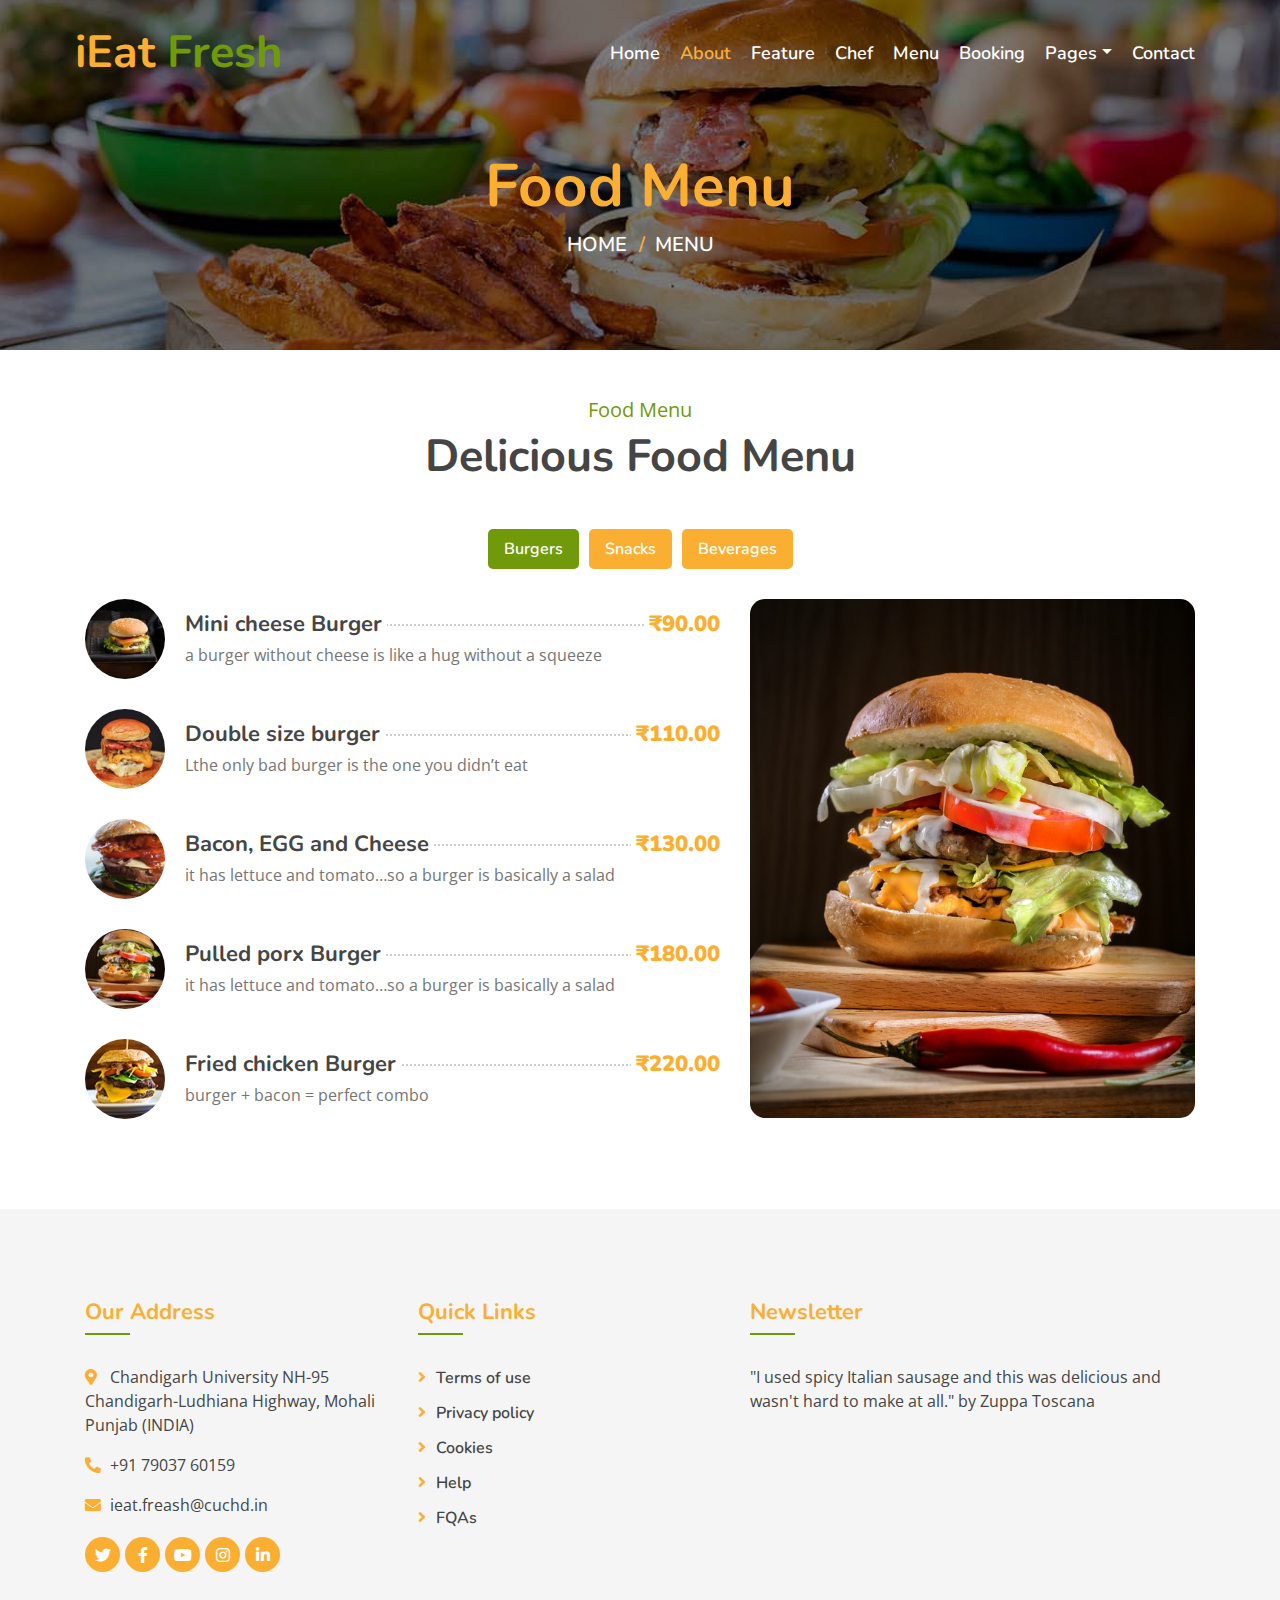
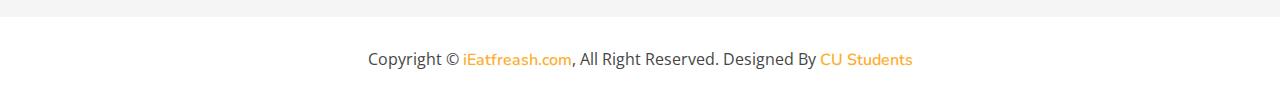
<file: menu.html>
<!DOCTYPE html>
<html lang="en">
    <head>
        <meta charset="utf-8">
        <title>iEat Fresh</title>
        <meta content="width=device-width, initial-scale=1.0" name="viewport">
        <meta content="Free Website Template" name="keywords">
        <meta content="Free Website Template" name="description">

        <link rel="shortcut icon" type="image" href="img/dp.png">

        <!-- Favicon -->
        <link href="img/favicon.ico" rel="icon">

        <!-- Google Font -->
        <link href="https://fonts.googleapis.com/css?family=Open+Sans:300,400|Nunito:600,700" rel="stylesheet"> 
        
        <!-- CSS Libraries -->
        <link href="https://stackpath.bootstrapcdn.com/bootstrap/4.4.1/css/bootstrap.min.css" rel="stylesheet">
        <link href="https://cdnjs.cloudflare.com/ajax/libs/font-awesome/5.10.0/css/all.min.css" rel="stylesheet">
        <link href="lib/animate/animate.min.css" rel="stylesheet">
        <link href="lib/owlcarousel/assets/owl.carousel.min.css" rel="stylesheet">
        <link href="lib/flaticon/font/flaticon.css" rel="stylesheet">
        <link href="lib/tempusdominus/css/tempusdominus-bootstrap-4.min.css" rel="stylesheet" />

        <!-- Template Stylesheet -->
        <link href="css/style.css" rel="stylesheet">
    </head>

    <body>
        <!-- Nav Bar Start -->
        <div class="navbar navbar-expand-lg bg-light navbar-light">
            <div class="container-fluid">
                <a href="index.html" class="navbar-brand">iEat <span>Fresh</span></a>
                <button type="button" class="navbar-toggler" data-toggle="collapse" data-target="#navbarCollapse">
                    <span class="navbar-toggler-icon"></span>
                </button>

                <div class="collapse navbar-collapse justify-content-between" id="navbarCollapse">
                    <div class="navbar-nav ml-auto">
                        <a href="index.html" class="nav-item nav-link">Home</a>
                        <a href="about.html" class="nav-item nav-link active">About</a>
                        <a href="feature.html" class="nav-item nav-link">Feature</a>
                        <a href="team.html" class="nav-item nav-link">Chef</a>
                        <a href="menu.html" class="nav-item nav-link">Menu</a>
                        <a href="booking.html" class="nav-item nav-link">Booking</a>
                        <div class="nav-item dropdown">
                            <a href="#" class="nav-link dropdown-toggle" data-toggle="dropdown">Pages</a>
                            <div class="dropdown-menu">
                                <a href="blog.html" class="dropdown-item">Blog Grid</a>
                            </div>
                        </div>
                        <a href="contact.html" class="nav-item nav-link">Contact</a>
                    </div>
                </div>
            </div>
        </div>
        <!-- Nav Bar End -->
        
        
        <!-- Page Header Start -->
        <div class="page-header mb-0">
            <div class="container">
                <div class="row">
                    <div class="col-12">
                        <h2>Food Menu</h2>
                    </div>
                    <div class="col-12">
                        <a href="index.html">Home</a>
                        <a href="menu.html">Menu</a>
                    </div>
                </div>
            </div>
        </div>
        <!-- Page Header End -->

        <!-- Menu Start -->
        <div class="menu">
            <div class="container">
                <div class="section-header text-center">
                    <p>Food Menu</p>
                    <h2>Delicious Food Menu</h2>
                </div>
                <div class="menu-tab">
                    <ul class="nav nav-pills justify-content-center">
                        <li class="nav-item">
                            <a class="nav-link active" data-toggle="pill" href="#burgers">Burgers</a>
                        </li>
                        <li class="nav-item">
                            <a class="nav-link" data-toggle="pill" href="#snacks">Snacks</a>
                        </li>
                        <li class="nav-item">
                            <a class="nav-link" data-toggle="pill" href="#beverages">Beverages</a>
                        </li>
                    </ul>
                    <div class="tab-content">
                        <div id="burgers" class="container tab-pane active">
                            <div class="row">
                                <div class="col-lg-7 col-md-12">
                                    <div class="menu-item">
                                        <div class="menu-img">
                                            <img src="img/Mini cheese Burger.jpg" alt="Image">
                                        </div>
                                        <div class="menu-text">
                                            <h3><span>Mini cheese Burger</span> <strong>₹90.00</strong></h3>
                                            <p>a burger without cheese is like a hug without a squeeze</p>
                                        </div>
                                    </div>
                                    <div class="menu-item">
                                        <div class="menu-img">
                                            <img src="img/Double size burger.jpg" alt="Image">
                                        </div>
                                        <div class="menu-text">
                                            <h3><span>Double size burger</span> <strong>₹110.00</strong></h3>
                                            <p>Lthe only bad burger is the one you didn’t eat</p>
                                        </div>
                                    </div>
                                    <div class="menu-item">
                                        <div class="menu-img">
                                            <img src="img/Bacon, EGG and Cheese.jpg" alt="Image">
                                        </div>
                                        <div class="menu-text">
                                            <h3><span>Bacon, EGG and Cheese</span> <strong>₹130.00</strong></h3>
                                            <p>it has lettuce and tomato…so a burger is basically a salad</p>
                                        </div>
                                    </div>
                                    <div class="menu-item">
                                        <div class="menu-img">
                                            <img src="img/Pulled porx Burger.jpg" alt="Image">
                                        </div>
                                        <div class="menu-text">
                                            <h3><span>Pulled porx Burger</span> <strong>₹180.00</strong></h3>
                                            <p>it has lettuce and tomato…so a burger is basically a salad</p>
                                        </div>
                                    </div>
                                    <div class="menu-item">
                                        <div class="menu-img">
                                            <img src="img/menu-burger.jpg" alt="Image">
                                        </div>
                                        <div class="menu-text">
                                            <h3><span>Fried chicken Burger</span> <strong>₹220.00</strong></h3>
                                            <p>burger + bacon = perfect combo</p>
                                        </div>
                                    </div>
                                </div>
                                <div class="col-lg-5 d-none d-lg-block">
                                    <img src="img/Pulled porx Burger big.jpg" alt="Image">
                                </div>
                            </div>
                        </div>
                        <div id="snacks" class="container tab-pane fade">
                            <div class="row">
                                <div class="col-lg-7 col-md-12">
                                    <div class="menu-item">
                                        <div class="menu-img">
                                            <img src="img/snk1.jpg" alt="Image">
                                        </div>
                                        <div class="menu-text">
                                            <h3><span>Corn Tikki - Spicy fried Aloo</span> <strong>₹150.00</strong></h3>
                                            <p>Whatever happens in your life, just have a snack.</p>
                                        </div>
                                    </div>
                                    <div class="menu-item">
                                        <div class="menu-img">
                                            <img src="img/snk2.jpg" alt="Image">
                                        </div>
                                        <div class="menu-text">
                                            <h3><span>Bread besan Toast</span> <strong>₹350.00</strong></h3>
                                            <p>LSometimes, snacks can heal the bad emotions.</p>
                                        </div>
                                    </div>
                                    <div class="menu-item">
                                        <div class="menu-img">
                                            <img src="img/snk3.jpg" alt="Image">
                                        </div>
                                        <div class="menu-text">
                                            <h3><span>Healthy soya nugget snacks</span> <strong>₹200.00</strong></h3>
                                            <p>Snacks at a party are more tempting.</p>
                                        </div>
                                    </div>
                                    <div class="menu-item">
                                        <div class="menu-img">
                                            <img src="img/snk4.jpg" alt="Image">
                                        </div>
                                        <div class="menu-text">
                                            <h3><span>Tandoori Soya Chunks</span> <strong>₹300.00</strong></h3>
                                            <p>Who would refuse to have a delicious snack?</p>
                                        </div>
                                    </div>
                                </div>
                                <div class="col-lg-5 d-none d-lg-block">
                                    <img src="img/snk3bg.jpg" alt="Image">
                                </div>
                            </div>
                        </div>
                        <div id="beverages" class="container tab-pane fade">
                            <div class="row">
                                <div class="col-lg-7 col-md-12">
                                    <div class="menu-item">
                                        <div class="menu-img">
                                            <img src="img/bev1.jpg" alt="Image">
                                        </div>
                                        <div class="menu-text">
                                            <h3><span>Single Cup Brew</span> <strong>₹70.00</strong></h3>
                                            <p>The problem with the world is that everyone is a few drinks behind.</p>
                                        </div>
                                    </div>
                                    <div class="menu-item">
                                        <div class="menu-img">
                                            <img src="img/bev2.jpg" alt="Image">
                                        </div>
                                        <div class="menu-text">
                                            <h3><span>Caffe Americano</span> <strong>₹90.00</strong></h3>
                                            <p>I drink when I have occasion, and sometimes when I have no occation</p>
                                        </div>
                                    </div>
                                    <div class="menu-item">
                                        <div class="menu-img">
                                            <img src="img/bev3.jpg" alt="Image">
                                        </div>
                                        <div class="menu-text">
                                            <h3><span>Caramel Macchiato</span> <strong>₹150.00</strong></h3>
                                            <p>I drink to stay warm, and to kill selected #memories.</p>
                                        </div>
                                    </div>
                                    <div class="menu-item">
                                        <div class="menu-img">
                                            <img src="img/bev4.jpg" alt="Image">
                                        </div>
                                        <div class="menu-text">
                                            <h3><span>Standard black coffee</span> <strong>₹80.00</strong></h3>
                                            <p>A drink a day keeps the shrink away.</p>
                                        </div>
                                    </div>
                                    <div class="menu-item">
                                        <div class="menu-img">
                                            <img src="img/menu-beverage.jpg" alt="Image">
                                        </div>
                                        <div class="menu-text">
                                            <h3><span>Standard black coffee</span> <strong>₹120.00</strong></h3>
                                            <p>Coffee is a beverage that puts one to sleep when not drank</p>
                                        </div>
                                    </div>
                                </div>
                                <div class="col-lg-5 d-none d-lg-block">
                                    <img src="img/menu-beverage-img.jpg" alt="Image">
                                </div>
                            </div>
                        </div>
                    </div>
                </div>
            </div>
        </div>
        <!-- Menu End -->


<!-- Footer Start -->
<div class="footer">
    <div class="container">
        <div class="row">
            <div class="col-lg-7">
                <div class="row">
                    <div class="col-md-6">
                        <div class="footer-contact">
                            <h2>Our Address</h2>
                            <p><i class="fa fa-map-marker-alt"></i>Chandigarh University NH-95 Chandigarh-Ludhiana Highway, Mohali Punjab (INDIA)</p>
                            <p><i class="fa fa-phone-alt"></i>+91 79037 60159</p>
                            <p><i class="fa fa-envelope"></i>ieat.freash@cuchd.in</p>
                            <div class="footer-social">
                                <a href=""><i class="fab fa-twitter"></i></a>
                                <a href=""><i class="fab fa-facebook-f"></i></a>
                                <a href=""><i class="fab fa-youtube"></i></a>
                                <a href=""><i class="fab fa-instagram"></i></a>
                                <a href=""><i class="fab fa-linkedin-in"></i></a>
                            </div>
                        </div>
                    </div>
                    <div class="col-md-6">
                        <div class="footer-link">
                            <h2>Quick Links</h2>
                            <a href="">Terms of use</a>
                            <a href="">Privacy policy</a>
                            <a href="">Cookies</a>
                            <a href="">Help</a>
                            <a href="">FQAs</a>
                        </div>
                    </div>
                </div>
            </div>
            <div class="col-lg-5">
                <div class="footer-newsletter">
                    <h2>Newsletter</h2>
                    <p>
                        "I used spicy Italian sausage and this was delicious and wasn't hard to make at all." by Zuppa Toscana
                    </p>
                </div>
            </div>
        </div>
    </div>
    <div class="copyright">
        <div class="container">
            <p>Copyright &copy; <a>iEatfreash.com</a>, All Right Reserved.</p>
            <p>Designed By <a>CU Students</a></p>
        </div>
    </div>
</div>
<!-- Footer End -->

        <a href="#" class="back-to-top"><i class="fa fa-chevron-up"></i></a>

        <!-- JavaScript Libraries -->
        <script src="https://code.jquery.com/jquery-3.4.1.min.js"></script>
        <script src="https://stackpath.bootstrapcdn.com/bootstrap/4.4.1/js/bootstrap.bundle.min.js"></script>
        <script src="lib/easing/easing.min.js"></script>
        <script src="lib/owlcarousel/owl.carousel.min.js"></script>
        <script src="lib/tempusdominus/js/moment.min.js"></script>
        <script src="lib/tempusdominus/js/moment-timezone.min.js"></script>
        <script src="lib/tempusdominus/js/tempusdominus-bootstrap-4.min.js"></script>
        
        <!-- Contact Javascript File -->
        <script src="mail/jqBootstrapValidation.min.js"></script>
        <script src="mail/contact.js"></script>

        <!-- Template Javascript -->
        <script src="js/main.js"></script>
    </body>
</html>
</file>
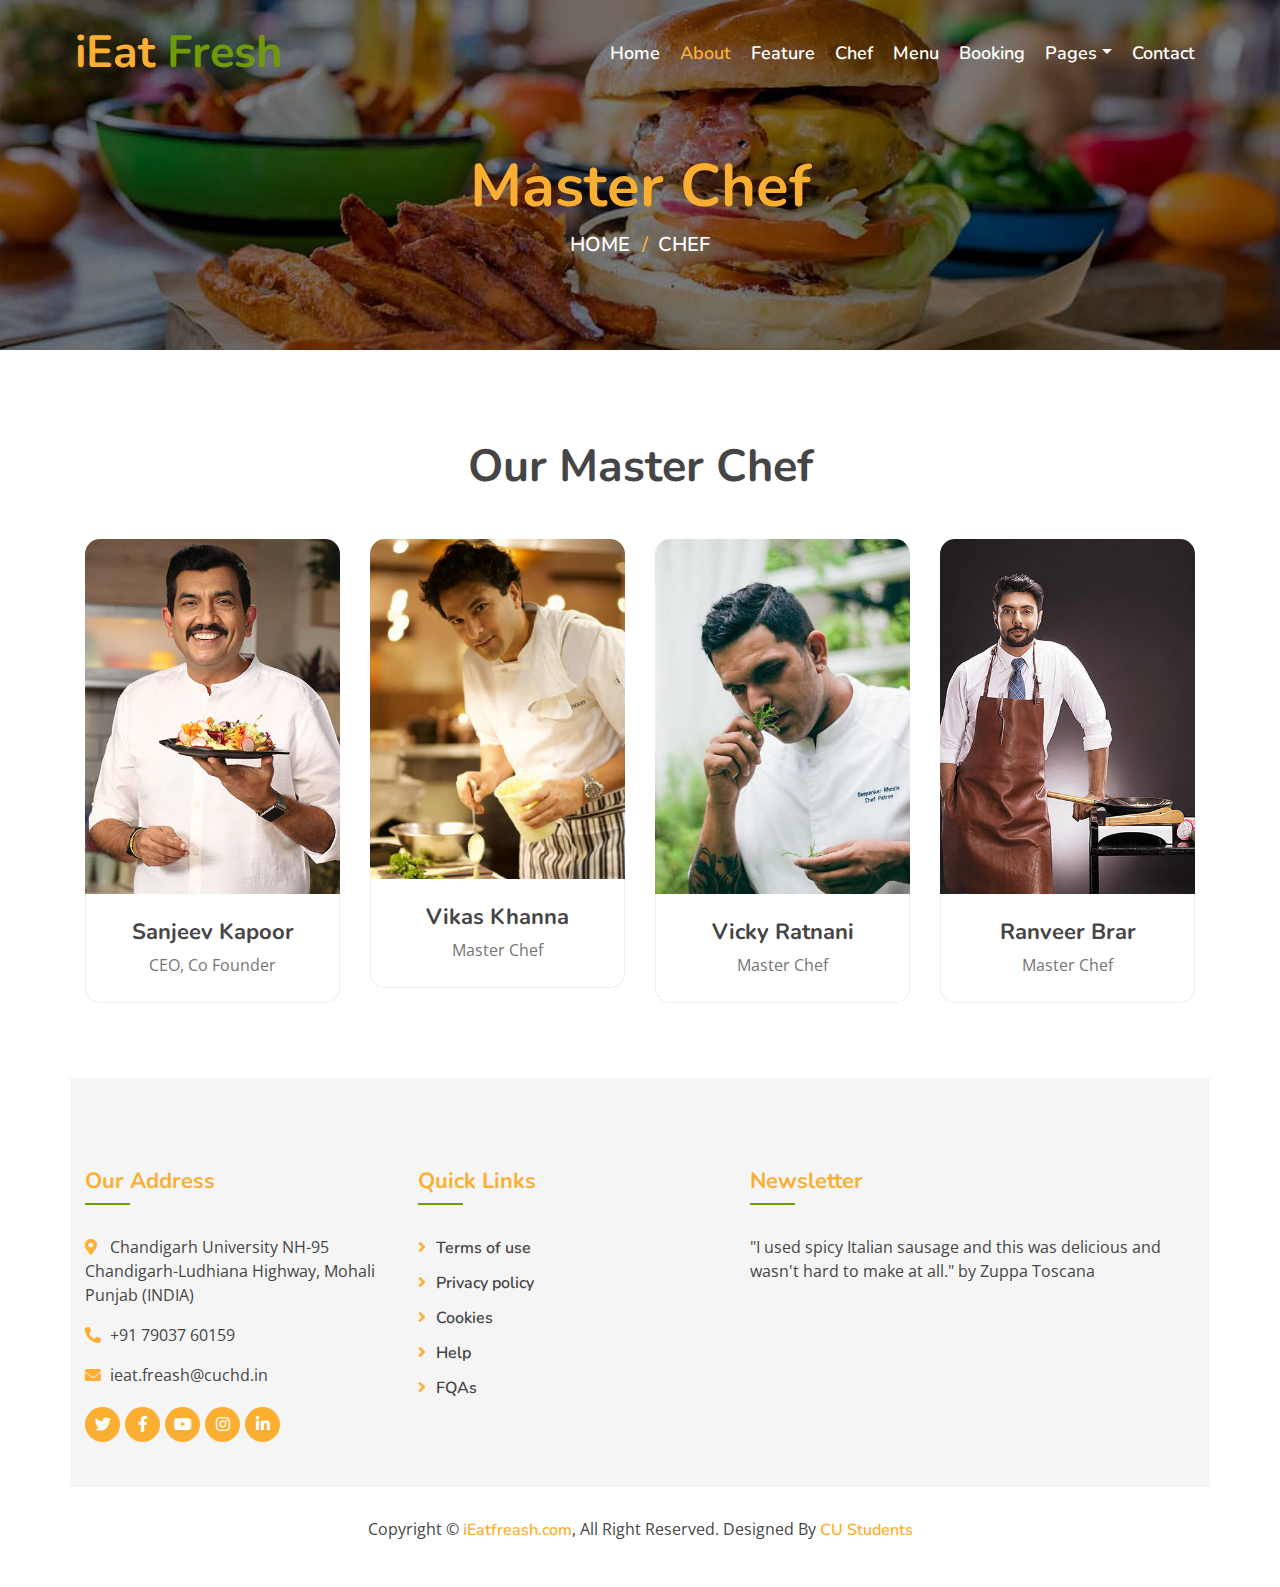
<file: team.html>
<!DOCTYPE html>
<html lang="en">
    <head>
        <meta charset="utf-8">
        <title>iEat Fresh</title>
        <meta content="width=device-width, initial-scale=1.0" name="viewport">
        <meta content="Free Website Template" name="keywords">
        <meta content="Free Website Template" name="description">

        <link rel="shortcut icon" type="image" href="img/dp.png">

        <!-- Favicon -->
        <link href="img/favicon.ico" rel="icon">

        <!-- Google Font -->
        <link href="https://fonts.googleapis.com/css?family=Open+Sans:300,400|Nunito:600,700" rel="stylesheet"> 
        
        <!-- CSS Libraries -->
        <link href="https://stackpath.bootstrapcdn.com/bootstrap/4.4.1/css/bootstrap.min.css" rel="stylesheet">
        <link href="https://cdnjs.cloudflare.com/ajax/libs/font-awesome/5.10.0/css/all.min.css" rel="stylesheet">
        <link href="lib/animate/animate.min.css" rel="stylesheet">
        <link href="lib/owlcarousel/assets/owl.carousel.min.css" rel="stylesheet">
        <link href="lib/flaticon/font/flaticon.css" rel="stylesheet">
        <link href="lib/tempusdominus/css/tempusdominus-bootstrap-4.min.css" rel="stylesheet" />

        <!-- Template Stylesheet -->
        <link href="css/style.css" rel="stylesheet">
    </head>

    <body>
        <!-- Nav Bar Start -->
        <div class="navbar navbar-expand-lg bg-light navbar-light">
            <div class="container-fluid">
                <a href="index.html" class="navbar-brand">iEat <span>Fresh</span></a>
                <button type="button" class="navbar-toggler" data-toggle="collapse" data-target="#navbarCollapse">
                    <span class="navbar-toggler-icon"></span>
                </button>

                <div class="collapse navbar-collapse justify-content-between" id="navbarCollapse">
                    <div class="navbar-nav ml-auto">
                        <a href="index.html" class="nav-item nav-link">Home</a>
                        <a href="about.html" class="nav-item nav-link active">About</a>
                        <a href="feature.html" class="nav-item nav-link">Feature</a>
                        <a href="team.html" class="nav-item nav-link">Chef</a>
                        <a href="menu.html" class="nav-item nav-link">Menu</a>
                        <a href="booking.html" class="nav-item nav-link">Booking</a>
                        <div class="nav-item dropdown">
                            <a href="#" class="nav-link dropdown-toggle" data-toggle="dropdown">Pages</a>
                            <div class="dropdown-menu">
                                <a href="blog.html" class="dropdown-item">Blog Grid</a>
                            </div>
                        </div>
                        <a href="contact.html" class="nav-item nav-link">Contact</a>
                    </div>
                </div>
            </div>
        </div>
        <!-- Nav Bar End -->
        
        
        <!-- Page Header Start -->
        <div class="page-header">
            <div class="container">
                <div class="row">
                    <div class="col-12">
                        <h2>Master Chef</h2>
                    </div>
                    <div class="col-12">
                        <a href="">Home</a>
                        <a href="">Chef</a>
                    </div>
                </div>
            </div>
        </div>
        <!-- Page Header End -->
        

        <!-- Team Start -->
        <div class="team">
            <div class="container">
                <div class="section-header text-center">
                    <!-- <p>Our Team</p> -->
                    <h2>Our Master Chef</h2>
                </div>
                <div class="row">
                    <div class="col-lg-3 col-md-6">
                        <div class="team-item">
                            <div class="team-img">
                                <img src="img/chef1.jpg" alt="Image">
                                <div class="team-social">
                                    <a href=""><i class="fab fa-twitter"></i></a>
                                    <a href=""><i class="fab fa-facebook-f"></i></a>
                                    <a href=""><i class="fab fa-linkedin-in"></i></a>
                                    <a href=""><i class="fab fa-instagram"></i></a>
                                </div>
                            </div>
                            <div class="team-text">
                                <h2>Sanjeev Kapoor</h2>
                                <p>CEO, Co Founder</p>
                            </div>
                        </div>
                    </div>
                    <div class="col-lg-3 col-md-6">
                        <div class="team-item">
                            <div class="team-img">
                                <img src="img/chef2.jpg" alt="Image">
                                <div class="team-social">
                                    <a href=""><i class="fab fa-twitter"></i></a>
                                    <a href=""><i class="fab fa-facebook-f"></i></a>
                                    <a href=""><i class="fab fa-linkedin-in"></i></a>
                                    <a href=""><i class="fab fa-instagram"></i></a>
                                </div>
                            </div>
                            <div class="team-text">
                                <h2>Vikas Khanna</h2>
                                <p>Master Chef</p>
                            </div>
                        </div>
                    </div>
                    <div class="col-lg-3 col-md-6">
                        <div class="team-item">
                            <div class="team-img">
                                <img src="img/chef3.jpg" alt="Image">
                                <div class="team-social">
                                    <a href=""><i class="fab fa-twitter"></i></a>
                                    <a href=""><i class="fab fa-facebook-f"></i></a>
                                    <a href=""><i class="fab fa-linkedin-in"></i></a>
                                    <a href=""><i class="fab fa-instagram"></i></a>
                                </div>
                            </div>
                            <div class="team-text">
                                <h2>Vicky Ratnani</h2>
                                <p>Master Chef</p>
                            </div>
                        </div>
                    </div>
                    <div class="col-lg-3 col-md-6">
                        <div class="team-item">
                            <div class="team-img">
                                <img src="img/chef4.jpg" alt="Image">
                                <div class="team-social">
                                    <a href=""><i class="fab fa-twitter"></i></a>
                                    <a href=""><i class="fab fa-facebook-f"></i></a>
                                    <a href=""><i class="fab fa-linkedin-in"></i></a>
                                    <a href=""><i class="fab fa-instagram"></i></a>
                                </div>
                            </div>
                            <div class="team-text">
                                <h2>Ranveer Brar</h2>
                                <p>Master Chef</p>
                            </div>
                        </div>
                    </div>
        <!-- Team End -->


        <!-- Footer Start -->
        <div class="footer">
            <div class="container">
                <div class="row">
                    <div class="col-lg-7">
                        <div class="row">
                            <div class="col-md-6">
                                <div class="footer-contact">
                                    <h2>Our Address</h2>
                                    <p><i class="fa fa-map-marker-alt"></i>Chandigarh University NH-95 Chandigarh-Ludhiana Highway, Mohali Punjab (INDIA)</p>
                                    <p><i class="fa fa-phone-alt"></i>+91 79037 60159</p>
                                    <p><i class="fa fa-envelope"></i>ieat.freash@cuchd.in</p>
                                    <div class="footer-social">
                                        <a href=""><i class="fab fa-twitter"></i></a>
                                        <a href=""><i class="fab fa-facebook-f"></i></a>
                                        <a href=""><i class="fab fa-youtube"></i></a>
                                        <a href=""><i class="fab fa-instagram"></i></a>
                                        <a href=""><i class="fab fa-linkedin-in"></i></a>
                                    </div>
                                </div>
                            </div>
                            <div class="col-md-6">
                                <div class="footer-link">
                                    <h2>Quick Links</h2>
                                    <a href="">Terms of use</a>
                                    <a href="">Privacy policy</a>
                                    <a href="">Cookies</a>
                                    <a href="">Help</a>
                                    <a href="">FQAs</a>
                                </div>
                            </div>
                        </div>
                    </div>
                    <div class="col-lg-5">
                        <div class="footer-newsletter">
                            <h2>Newsletter</h2>
                            <p>
                                "I used spicy Italian sausage and this was delicious and wasn't hard to make at all." by Zuppa Toscana
                            </p>
                        </div>
                    </div>
                </div>
            </div>
            <div class="copyright">
                <div class="container">
                    <p>Copyright &copy; <a>iEatfreash.com</a>, All Right Reserved.</p>
                    <p>Designed By <a>CU Students</a></p>
                </div>
            </div>
        </div>
        <!-- Footer End -->

        <a href="#" class="back-to-top"><i class="fa fa-chevron-up"></i></a>

        <!-- JavaScript Libraries -->
        <script src="https://code.jquery.com/jquery-3.4.1.min.js"></script>
        <script src="https://stackpath.bootstrapcdn.com/bootstrap/4.4.1/js/bootstrap.bundle.min.js"></script>
        <script src="lib/easing/easing.min.js"></script>
        <script src="lib/owlcarousel/owl.carousel.min.js"></script>
        <script src="lib/tempusdominus/js/moment.min.js"></script>
        <script src="lib/tempusdominus/js/moment-timezone.min.js"></script>
        <script src="lib/tempusdominus/js/tempusdominus-bootstrap-4.min.js"></script>
        
        <!-- Contact Javascript File -->
        <script src="mail/jqBootstrapValidation.min.js"></script>
        <script src="mail/contact.js"></script>

        <!-- Template Javascript -->
        <script src="js/main.js"></script>
    </body>
</html>
</file>
<file: lib/flaticon/font/flaticon.css>
/*
  	Flaticon icon font: Flaticon
  	Creation date: 19/09/2020 16:59
  	*/

@font-face {
  font-family: "Flaticon";
  src: url("./Flaticon.eot");
  src: url("./Flaticon.eot?#iefix") format("embedded-opentype"),
       url("./Flaticon.woff2") format("woff2"),
       url("./Flaticon.woff") format("woff"),
       url("./Flaticon.ttf") format("truetype"),
       url("./Flaticon.svg#Flaticon") format("svg");
  font-weight: normal;
  font-style: normal;
}

@media screen and (-webkit-min-device-pixel-ratio:0) {
  @font-face {
    font-family: "Flaticon";
    src: url("./Flaticon.svg#Flaticon") format("svg");
  }
}

[class^="flaticon-"]:before, [class*=" flaticon-"]:before,
[class^="flaticon-"]:after, [class*=" flaticon-"]:after {   
  font-family: Flaticon;
        font-size: 20px;
font-style: normal;
margin-left: 20px;
}

.flaticon-burger:before { content: "\f100"; }
.flaticon-fast-food:before { content: "\f101"; }
.flaticon-snack:before { content: "\f102"; }
.flaticon-cocktail:before { content: "\f103"; }
.flaticon-vegetable:before { content: "\f104"; }
.flaticon-meat:before { content: "\f105"; }
.flaticon-medal:before { content: "\f106"; }
.flaticon-fruits-and-vegetables:before { content: "\f107"; }
.flaticon-cooking:before { content: "\f108"; }
.flaticon-courier:before { content: "\f109"; }
</file>
<file: css/style.css>
/*******************************/
/********* General CSS *********/
/*******************************/
body {
    color: #757575;
    background: #ffffff;
    font-family: 'open sans', sans-serif;
}

h1,
h2, 
h3, 
h4,
h5, 
h6 {
    color: #454545;
    font-family: 'Nunito', sans-serif;
}

a {
    font-family: 'Nunito', sans-serif;
    font-weight: 600;
    color: #fbaf32;
    transition: .3s;
}

a:hover,
a:active,
a:focus {
    color: #719a0a;
    outline: none;
    text-decoration: none;
}

.btn.custom-btn {
    padding: 12px 25px;
    font-family: 'Nunito', sans-serif;
    font-size: 16px;
    font-weight: 600;
    color: #ffffff;
    background: #fbaf32;
    border: 2px solid #fbaf32;
    border-radius: 5px;
    transition: .5s;
}

.btn.custom-btn:hover {
    color: #fbaf32;
    background: transparent;
}

.btn.custom-btn:focus,
.form-control:focus,
.custom-select:focus {
    box-shadow: none;
}

.container-fluid {
    max-width: 1366px;
}

.back-to-top {
    position: fixed;
    display: none;
    background: #fbaf32;
    width: 44px;
    height: 44px;
    text-align: center;
    line-height: 1;
    font-size: 22px;
    right: 15px;
    bottom: 15px;
    border-radius: 5px;
    transition: background 0.5s;
    z-index: 9;
}

.back-to-top i {
    color: #ffffff;
    padding-top: 10px;
}

.back-to-top:hover {
    background: #719a0a;
}

[class^="flaticon-"]:before, [class*=" flaticon-"]:before,
[class^="flaticon-"]:after, [class*=" flaticon-"]:after {   
    font-size: inherit;
    margin-left: 0;
}


/**********************************/
/*********** Nav Bar CSS **********/
/**********************************/
.navbar {
    position: relative;
    transition: .5s;
    z-index: 999;
}

.navbar.nav-sticky {
    position: fixed;
    top: 0;
    width: 100%;
    box-shadow: 0 2px 5px rgba(0, 0, 0, .3);
}

.navbar .navbar-brand {
    margin: 0;
    color: #fbaf32;
    font-size: 45px;
    line-height: 0px;
    font-weight: 700;
    font-family: 'Nunito', sans-serif;
    transition: .5s;
    
}

.navbar .navbar-brand span {
    color: #719a0a;
}

.navbar .navbar-brand:hover {
    color: #fbaf32;
}

.navbar .navbar-brand:hover span {
    color: #fbaf32;
}

.navbar .navbar-brand img {
    max-width: 100%;
    max-height: 40px;
}

.navbar .dropdown-menu {
    margin-top: 0;
    border: 0;
    border-radius: 0;
    background: #f8f9fa;
}

@media (min-width: 992px) {
    .navbar {
        position: absolute;
        width: 100%;
        padding: 30px 60px;
        background: transparent !important;
        z-index: 9;
    }
    
    .navbar.nav-sticky {
        padding: 10px 60px;
        background: #ffffff !important;
    }
    
    .navbar .navbar-brand {
        color: #fbaf32;
    }
    
    .navbar.nav-sticky .navbar-brand {
        color: #fbaf32;
    }

    .navbar-light .navbar-nav .nav-link,
    .navbar-light .navbar-nav .nav-link:focus {
        padding: 10px 10px 8px 10px;
        font-family: 'Nunito', sans-serif;
        color: #ffffff;
        font-size: 18px;
        font-weight: 600;
    }
    
    .navbar-light.nav-sticky .navbar-nav .nav-link,
    .navbar-light.nav-sticky .navbar-nav .nav-link:focus {
        color: #666666;
    }

    .navbar-light .navbar-nav .nav-link:hover,
    .navbar-light .navbar-nav .nav-link.active {
        color: #fbaf32;
    }
    
    .navbar-light.nav-sticky .navbar-nav .nav-link:hover,
    .navbar-light.nav-sticky .navbar-nav .nav-link.active {
        color: #fbaf32;
    }
}

@media (max-width: 991.98px) {   
    .navbar {
        padding: 15px;
        background: #ffffff !important;
    }
    
    .navbar .navbar-brand {
        color: #fbaf32;
    }
    
    .navbar .navbar-nav {
        margin-top: 15px;
    }
    
    .navbar a.nav-link {
        padding: 5px;
    }
    
    .navbar .dropdown-menu {
        box-shadow: none;
    }
}


/*******************************/
/********** Hero CSS ***********/
/*******************************/
.carousel {
    position: relative;
    width: 100%;
    height: 100vh;
    min-height: 400px;
    background: #ffffff;
}

.carousel .container-fluid {
    padding: 0;
}

.carousel .carousel-item {
    position: relative;
    width: 100%;
    height: 100vh;
    display: flex;
    align-items: center;
    justify-content: center;
    flex-direction: column;
}

.carousel .carousel-img {
    position: relative;
    width: 100%;
    height: 100%;
    text-align: right;
    overflow: hidden;
}

.carousel .carousel-img::after {
    position: absolute;
    content: "";
    top: 0;
    right: 0;
    bottom: 0;
    left: 0;
    background: rgba(0, 0, 0, 0.6);
    z-index: 1;
}

.carousel .carousel-img img {
    width: 100%;
    height: 100%;
    object-fit: cover;
}

.carousel .carousel-text {
    position: absolute;
    max-width: 700px;
    height: calc(100vh - 35px);
    display: flex;
    align-items: center;
    justify-content: center;
    flex-direction: column;
    z-index: 2;
}

.carousel .carousel-text h1 {
    text-align: center;
    color: #ffffff;
    font-size: 60px;
    font-weight: 700;
    margin-bottom: 30px;
}

.carousel .carousel-text h1 span {
    color: #fbaf32;
}

.carousel .carousel-text p {
    color: #ffffff;
    text-align: center;
    font-size: 20px;
    margin-bottom: 35px;
}

.carousel .carousel-btn .btn:last-child {
    margin-left: 10px;
    background: #719a0a;
    border-color: #719a0a;
}

.carousel .carousel-btn .btn:last-child:hover {
    color: #719a0a;
    background: transparent;
}

.carousel .animated {
    -webkit-animation-duration: 1s;
    animation-duration: 1s;
}

@media (max-width: 991.98px) {
    .carousel,
    .carousel .carousel-item,
    .carousel .carousel-text {
        height: calc(100vh - 105px);
    }
    
    .carousel .carousel-text h1 {
        font-size: 35px;
    }
    
    .carousel .carousel-text p {
        font-size: 16px;
    }
    
    .carousel .carousel-text .btn {
        padding: 12px 30px;
        font-size: 15px;
        letter-spacing: 0;
    }
}

@media (max-width: 767.98px) {
    .carousel,
    .carousel .carousel-item,
    .carousel .carousel-text {
        height: calc(100vh - 70px);
    }
    
    .carousel .carousel-text h1 {
        font-size: 30px;
    }
    
    .carousel .carousel-text .btn {
        padding: 10px 25px;
        font-size: 15px;
        letter-spacing: 0;
    }
}

@media (max-width: 575.98px) {
    .carousel .carousel-text h1 {
        font-size: 25px;
    }
    
    .carousel .carousel-text .btn {
        padding: 8px 20px;
        font-size: 14px;
        letter-spacing: 0;
    }
}


/*******************************/
/******* Page Header CSS *******/
/*******************************/
.page-header {
    position: relative;
    margin-bottom: 45px;
    padding: 150px 0 90px 0;
    text-align: center;
    background: linear-gradient(rgba(0, 0, 0, .5), rgba(0, 0, 0, .5)), url(../img/page-header.jpg);
    background-position: center;
    background-repeat: no-repeat;
    background-size: cover;
}

.page-header h2 {
    position: relative;
    color: #fbaf32;
    font-size: 60px;
    font-weight: 700;
}

.page-header a {
    position: relative;
    padding: 0 12px;
    font-size: 20px;
    text-transform: uppercase;
    color: #ffffff;
}

.page-header a:hover {
    color: #ffffff;
}

.page-header a::after {
    position: absolute;
    content: "/";
    width: 8px;
    height: 8px;
    top: -1px;
    right: -7px;
    text-align: center;
    color: #fbaf32;
}

.page-header a:last-child::after {
    display: none;
}

@media (max-width: 767.98px) {
    .page-header h2 {
        font-size: 35px;
    }
    
    .page-header a {
        font-size: 18px;
    }
}


/*******************************/
/******* Section Header ********/
/*******************************/
.section-header {
    position: relative;
    margin-bottom: 45px;
}

.section-header p {
    color: #719a0a;
    margin-bottom: 5px;
    position: relative;
    font-size: 20px;
}

.section-header h2 {
    margin: 0;
    position: relative;
    font-size: 45px;
    font-weight: 700;
}

@media (max-width: 991.98px) {
    .section-header h2 {
        font-size: 40px;
        font-weight: 600;
    }
}

@media (max-width: 767.98px) {
    .section-header h2 {
        font-size: 35px;
        font-weight: 600;
    }
}

@media (max-width: 575.98px) {
    .section-header h2 {
        font-size: 30px;
        font-weight: 600;
    }
}


/*******************************/
/********* Booking CSS *********/
/*******************************/
.booking {
    position: relative;
    width: 100%;
    margin-bottom: 45px;
    background: rgba(0, 0, 0, .04);
}

.booking .booking-content {
    padding: 45px 0 15px 0;
}

.booking .booking-content .section-header {
    margin-bottom: 30px;
}

.booking .booking-form {
    padding: 60px 30px;
    background: rgb(241, 150, 29);
}

.booking .booking-form .control-group {
    margin-bottom: 15px;
}

.booking .booking-form .input-group-text {
    position: absolute;
    padding: 0;
    border: none;
    background: none;
    top: 15px;
    right: 15px;
    color: #ffffff;
    font-size: 14px;
}

.booking .booking-form .form-control {
    height: 45px;
    font-size: 14px;
    color: #ffffff;
    padding: 0 15px;
    border-radius: 5px !important;
    border: 1px solid #ffffff;
    background: transparent;
}

.booking .booking-form select.form-control {
    padding: 0 10px;
}

.booking .booking-form .form-control::placeholder {
    color: #ffffff;
    opacity: 1;
}

.booking .booking-form .form-control:-ms-input-placeholder,
.booking .booking-form .form-control::-ms-input-placeholder {
    color: #ffffff;
}

.booking .booking-form .input-group [data-toggle="datetimepicker"] {
    cursor: default;
}

.booking .booking-form .btn.custom-btn {
    width: 100%;
    color: #fbaf32;
    background: #ffffff;
    border: 1px solid #ffffff;
}

.booking .booking-form .btn.custom-btn:hover {
    color: #ffffff;
    background: transparent;
}


/*******************************/
/********** Menu CSS ***********/
/*******************************/
.food {
    position: relative;
    width: 100%;
    padding: 90px 0 60px 0;
    margin: 45px 0;
    background: rgba(0, 0, 0, .04);
}

.food .food-item {
    position: relative;
    width: 100%;
    margin-bottom: 30px;
    padding: 50px 30px 30px;
    text-align: center;
    background: #ffffff;
    border-radius: 15px;
    box-shadow: 0 0 30px rgba(0, 0, 0, .08);
    transition: .3s;
}

.food .food-item:hover {
    box-shadow: none;
}

.food .food-item i {
    position: relative;
    display: inline-block;
    color: #fbaf32;
    font-size: 60px;
    line-height: 60px;
    margin-bottom: 20px;
    transition: .3s;
}

.food .food-item:hover i {
    color: #719a0a;
}

.food .food-item i::after {
    position: absolute;
    content: "";
    width: calc(100% + 20px);
    height: calc(100% + 20px);
    top: -20px;
    left: -15px;
    border: 3px dotted #fbaf32;
    border-right: transparent;
    border-bottom: transparent;
    border-radius: 100px;
    transition: .3s;
}

.food .food-item:hover i::after {
    border: 3px dotted #719a0a;
    border-right: transparent;
    border-bottom: transparent;
}

.food .food-item h2 {
    font-size: 30px;
    font-weight: 700;
}

.food .food-item a {
    position: relative;
    font-size: 16px;
}

.food .food-item a::after {
    position: absolute;
    content: "";
    width: 50px;
    height: 1px;
    bottom: 0;
    left: calc(50% - 25px);
    background: #fbaf32;
    transition: .3s;
}

.food .food-item a:hover::after {
    width: 100%;
    left: 0;
    background: #719a0a;
}



/*******************************/
/********** About CSS **********/
/*******************************/
.about {
    position: relative;
    width: 100%;
    padding: 45px 0;
}

.about .section-header {
    margin-bottom: 30px;
    margin-left: 0;
}

.about .about-img {
    position: relative;
}

.about .about-img img {
    position: relative;
    width: 100%;
    border-radius: 15px;
}

.about .btn-play {
    position: absolute;
    z-index: 1;
    top: 50%;
    left: 50%;
    transform: translateX(-50%) translateY(-50%);
    box-sizing: content-box;
    display: block;
    width: 32px;
    height: 44px;
    border-radius: 50%;
    border: none;
    outline: none;
    padding: 18px 20px 18px 28px;
}

.about .btn-play:before {
    content: "";
    position: absolute;
    z-index: 0;
    left: 50%;
    top: 50%;
    transform: translateX(-50%) translateY(-50%);
    display: block;
    width: 100px;
    height: 100px;
    background: #fbaf32;
    border-radius: 50%;
    animation: pulse-border 1500ms ease-out infinite;
}

.about .btn-play:after {
    content: "";
    position: absolute;
    z-index: 1;
    left: 50%;
    top: 50%;
    transform: translateX(-50%) translateY(-50%);
    display: block;
    width: 100px;
    height: 100px;
    background: #fbaf32;
    border-radius: 50%;
    transition: all 200ms;
}

.about .btn-play img {
    position: relative;
    z-index: 3;
    max-width: 100%;
    width: auto;
    height: auto;
}

.about .btn-play span {
    display: block;
    position: relative;
    z-index: 3;
    width: 0;
    height: 0;
    border-left: 32px solid #ffffff;
    border-top: 22px solid transparent;
    border-bottom: 22px solid transparent;
}

@keyframes pulse-border {
  0% {
    transform: translateX(-50%) translateY(-50%) translateZ(0) scale(1);
    opacity: 1;
  }
  100% {
    transform: translateX(-50%) translateY(-50%) translateZ(0) scale(1.5);
    opacity: 0;
  }
}

#videoModal {
    padding-left: 17px;
}

#videoModal .modal-dialog {
    position: relative;
    max-width: 800px;
    margin: 60px auto 0 auto;
}

#videoModal .modal-body {
    position: relative;
    padding: 0px;
}

#videoModal .close {
    position: absolute;
    width: 30px;
    height: 30px;
    right: 0px;
    top: -30px;
    z-index: 999;
    font-size: 30px;
    font-weight: normal;
    color: #ffffff;
    background: #000000;
    opacity: 1;
}

.about .about-content {
    position: relative;
}

.about .about-text p {
    font-size: 16px;
}

.about .about-text a.btn {
    position: relative;
    margin-top: 15px;
}

@media (max-width: 991.98px) {
    .about .about-img {
        margin-bottom: 30px;
    }
}


/*******************************/
/********* Feature CSS *********/
/*******************************/
.feature {
    position: relative;
    width: 100%;
    padding: 45px 0 0 0;
}

.feature .section-header {
    margin-bottom: 30px;
}

.feature .feature-text {
    position: relative;
    width: 100%;
}

.feature .feature-img {
    border-radius: 15px;
    margin-bottom: 25px;
    overflow: hidden;
}

.feature .feature-img .col-6,
.feature .feature-img .col-12 {
    padding: 0;
    overflow: hidden;
}

.feature .feature-img img {
    width: 100%;
    transition: .3s;
}

.feature .feature-img img:hover {
    transform: scale(1.1);
}

.feature .feature-text .btn {
    width: 100%;
    margin-top: 15px;
    margin-bottom: 45px;
}

.feature .feature-item {
    width: 100%;
    margin-bottom: 45px;
}

.feature .feature-item i {
    position: relative;
    display: block;
    color: #719a0a;
    font-size: 60px;
    line-height: 60px;
    margin-bottom: 15px;
    background-image: linear-gradient(#719a0a, #fbaf32);
    -webkit-background-clip: text;
    -webkit-text-fill-color: transparent;
}

.feature .feature-item i::after {
    position: absolute;
    content: "";
    width: 40px;
    height: 40px;
    top: -10px;
    left: 20px;
    background: #fbaf32;
    border-radius: 30px;
    z-index: -1;
}

.feature .feature-item h3 {
    font-size: 22px;
    font-weight: 700;
}


/*******************************/
/*********** Menu CSS **********/
/*******************************/
.menu {
    position: relative;
    padding: 45px 0 15px 0;
}

.menu .menu-tab {
    position: relative;
}

.menu .menu-tab img {
    max-width: 100%;
    border-radius: 15px;
}

.menu .menu-tab .nav.nav-pills .nav-link {
    color: #ffffff;
    background: #fbaf32;
    border-radius: 5px;
    margin: 0 5px;
}

.menu .menu-tab .nav.nav-pills .nav-link:hover,
.menu .menu-tab .nav.nav-pills .nav-link.active {
    color: #ffffff;
    background: #719a0a;
}

.menu .menu-tab .tab-content {
    padding: 30px 0 0 0;
    background: transparent;
}

.menu .menu-tab .tab-content .container {
    padding: 0;
}

.menu .menu-item {
    position: relative;
    margin-bottom: 30px;
    display: flex;
    align-items: center;
}

.menu .menu-img {
    width: 80px;
    margin-right: 20px;
}

.menu .menu-img img {
    width: 100%;
    border-radius: 100px;
}

.menu .menu-text {
    width: calc(100% - 100px);
}

.menu .menu-text h3 {
    position: relative;
    display: block;
    font-size: 22px;
    font-weight: 700;
}

.menu .menu-text h3::after {
    position: absolute;
    content: "";
    width: 100%;
    height: 0;
    top: 13px;
    left: 0;
    border-top: 2px dotted #cccccc;
    z-index: -1;
}

.menu .menu-text h3 span {
    display: inline-block;
    float: left;
    padding-right: 5px;
    background: #ffffff;
}

.menu .menu-text h3 strong {
    display: inline-block;
    float: right;
    padding-left: 5px;
    color: #fbaf32;
    background: #ffffff;
}

.menu .menu-text p {
    position: relative;
    margin: 5px 0 0 0;
    float: left;
    display: block;
}

@media(max-width: 575.98px) {
    .menu .menu-text p,
    .menu .menu-text h3,
    .menu .menu-text h3 span,
    .menu .menu-text h3 strong {
        display: block;
        float: none;
        padding: 0;
        margin: 0;
    }
    
    .menu .menu-text h3 {
        font-size: 18px;
        margin-bottom: 0;
    }
    
    .menu .menu-text h3 span {
        margin-bottom: 3px;
    }
    
    .menu .menu-text h3::after {
        display: none;
    }
}


/*******************************/
/*********** Team CSS **********/
/*******************************/
.team {
    position: relative;
    width: 100%;
    padding: 45px 0 15px 0;
}

.team .team-item {
    position: relative;
    margin-bottom: 30px;
    background: #ffffff;
}

.team .team-img {
    position: relative;
    border-radius: 15px 15px 0 0;
    overflow: hidden;
}

.team .team-img img {
    position: relative;
    width: 100%;
    margin-top: 15px;
    transform: scale(1.1);
    transition: .3s;
}

.team .team-item:hover img {
    margin-top: 0;
    margin-bottom: 15px;
}

.team .team-social {
    position: absolute;
    width: 100%;
    height: 100%;
    top: 0;
    left: 0;
    display: flex;
    align-items: center;
    justify-content: center;
    transition: .5s;
}

.team .team-social a {
    position: relative;
    margin: 0 3px;
    margin-top: 100px;
    width: 40px;
    height: 40px;
    display: flex;
    align-items: center;
    justify-content: center;
    border-radius: 40px;
    font-size: 16px;
    color: #ffffff;
    background: #fbaf32;
    opacity: 0;
}

.team .team-social a:hover {
    color: #ffffff;
    background: #719a0a;
}

.team .team-item:hover .team-social {
    background: rgba(256, 256, 256, .5);
}

.team .team-item:hover .team-social a:first-child {
    opacity: 1;
    margin-top: 0;
    transition: .3s 0s;
}

.team .team-item:hover .team-social a:nth-child(2) {
    opacity: 1;
    margin-top: 0;
    transition: .3s .1s;
}

.team .team-item:hover .team-social a:nth-child(3) {
    opacity: 1;
    margin-top: 0;
    transition: .3s .2s;
}

.team .team-item:hover .team-social a:nth-child(4) {
    opacity: 1;
    margin-top: 0;
    transition: .3s .3s;
}

.team .team-text {
    position: relative;
    padding: 25px 15px;
    text-align: center;
    background: #ffffff;
    border: 1px solid rgba(0, 0, 0, .07);
    border-top: none;
    border-radius: 0 0 15px 15px;
}

.team .team-text h2 {
    font-size: 22px;
    font-weight: 700;
}

.team .team-text p {
    margin: 0;
    font-size: 16px;
}


/*******************************/
/******* Testimonial CSS *******/
/*******************************/
.testimonial {
    position: relative;
    width: 100%;
    padding: 90px 0;
    margin: 45px 0;
    background: rgba(0, 0, 0, .04);
}

.testimonial .testimonials-carousel {
    position: relative;
    width: calc(100% + 30px);
    margin: 0 -15px;
}

.testimonial .testimonial-item {
    position: relative;
    margin: 15px;
    padding: 30px;
    display: flex;
    align-items: center;
    justify-content: center;
    flex-direction: column;
    background: #ffffff;
    border-radius: 15px;
    box-shadow: 0 0 15px rgba(0, 0, 0, .08);
    transition: .3s;
    overflow: hidden;
}

.testimonial .testimonial-item:hover {
    box-shadow: none;
}

.testimonial .testimonial-img {
    position: relative;
    width: 100px;
    border-radius: 100px;
    margin-bottom: 20px;
    overflow: hidden;
}

.testimonial .testimonial-img img {
    width: 100%;
    border-radius: 100px;
}

.testimonial .testimonial-item p {
    text-align: center;
    margin-bottom: 10px;
}

.testimonial .testimonial-item h2 {
    position: relative;
    font-size: 18px;
    font-weight: 700;
    margin-bottom: 2px;
}

.testimonial .testimonial-item h3 {
    color: #999999;
    font-size: 16px;
    font-weight: 600;
    margin: 0;
}

.testimonial .owl-dots {
    margin-top: 10px;
    text-align: center;
}

.testimonial .owl-dot {
    display: inline-block;
    margin: 0 5px;
    width: 12px;
    height: 12px;
    border-radius: 50%;
    background: #fbaf32;
}

.testimonial .owl-dot.active {
    background: #719a0a;
}


/*******************************/
/*********** Blog CSS **********/
/*******************************/
.blog {
    position: relative;
    width: 100%;
    padding: 45px 0 0 0;
}

.blog .blog-item {
    position: relative;
}

.blog .blog-img {
    position: relative;
    width: 100%;
    border-radius: 15px;
    overflow: hidden;
    z-index: 1;
}

.blog .blog-img img {
    width: 100%;
}

.blog .blog-content {
    position: relative;
    width: calc(100% - 60px);
    top: -60px;
    left: 30px;
    padding: 25px 30px 30px 30px;
    background: #ffffff;
    box-shadow: 0 0 30px rgba(0, 0, 0, .08);
    border-radius: 15px;
    z-index: 2;
}

.blog .blog-content h2.blog-title {
    font-size: 22px;
    font-weight: 700;
}

.blog .blog-meta {
    position: relative;
    display: flex;
    flex-wrap: wrap;
    margin-bottom: 15px;
}

.blog .blog-meta p {
    margin: 0 10px 0 0;
    font-size: 14px;
    color: #999999;
}

.blog .blog-meta i {
    color: #fbaf32;
    margin-right: 5px;
}

.blog .blog-meta p:last-child {
    margin: 0;
}

.blog .blog-text {
    position: relative;
}

.blog .blog-text p {
    margin-bottom: 10px;
}

.blog .blog-item a.btn {
    margin-top: 10px;
    padding: 5px 15px;
}

.blog .pagination .page-link {
    color: #fbaf32;
    border-radius: 5px;
    border-color: #fbaf32;
    margin: 0 2px;
}

.blog .pagination .page-link:hover,
.blog .pagination .page-item.active .page-link {
    color: #ffffff;
    background: #fbaf32;
}

.blog .pagination .disabled .page-link {
    color: #999999;
}

@media(max-width: 575.98px){
    .blog .blog-meta p {
        flex: 50%;
        font-size: 13px;
        margin: 0 0 5px 0;
    }
}


/*******************************/
/******* Single Post CSS *******/
/*******************************/
.single {
    position: relative;
    padding: 45px 0;
}

.single .single-content {
    position: relative;
    margin-bottom: 30px;
    overflow: hidden;
}

.single .single-content img {
    margin-bottom: 20px;
    width: 100%;
}

.single .single-tags {
    margin: -5px -5px 41px -5px;
    font-size: 0;
}

.single .single-tags a {
    margin: 5px;
    display: inline-block;
    padding: 7px 15px;
    font-size: 14px;
    font-weight: 400;
    color: #fbaf32;
    border: 1px solid #dddddd;
    border-radius: 5px;
}

.single .single-tags a:hover {
    color: #ffffff;
    background: #fbaf32;
    border-color: #fbaf32;
}

.single .single-bio {
    margin-bottom: 45px;
    padding: 30px;
    background: rgba(0, 0, 0, .04);
    display: flex;
}

.single .single-bio-img {
    width: 100%;
    max-width: 100px;
}

.single .single-bio-img img {
    width: 100%;
    border-radius: 100px;
}

.single .single-bio-text {
    padding-left: 30px;
}

.single .single-bio-text h3 {
    font-size: 20px;
    font-weight: 700;
}

.single .single-bio-text p {
    margin: 0;
}

.single .single-related {
    margin-bottom: 45px;
}

.single .single-related h2 {
    font-size: 30px;
    font-weight: 700;
    margin-bottom: 25px;
}

.single .related-slider {
    position: relative;
    margin: 0 -15px;
    width: calc(100% + 30px);
}

.single .related-slider .post-item {
    margin: 0 15px;
}

.single .post-item {
    display: flex;
    align-items: center;
    margin-bottom: 15px;
}

.single .post-item .post-img {
    width: 100%;
    max-width: 80px;
}

.single .post-item .post-img img {
    width: 100%;
    border-radius: 5px;
}

.single .post-item .post-text {
    padding-left: 15px;
}

.single .post-item .post-text a {
    color: #757575;
    font-size: 17px;
}

.single .post-item .post-text a:hover {
    color: #fbaf32;
}

.single .post-item .post-meta {
    display: flex;
    margin-top: 8px;
}

.single .post-item .post-meta p {
    display: inline-block;
    margin: 0;
    padding: 0 3px;
    font-size: 14px;
    font-weight: 300;
    font-style: italic;
}

.single .post-item .post-meta p a {
    margin-left: 5px;
    color: #999999;
    font-size: 14px;
    font-weight: 300;
    font-style: normal;
}

.single .related-slider .owl-nav {
    position: absolute;
    width: 90px;
    top: -55px;
    right: 15px;
    display: flex;
}

.single .related-slider .owl-nav .owl-prev,
.single .related-slider .owl-nav .owl-next {
    margin-left: 15px;
    width: 30px;
    height: 30px;
    display: flex;
    align-items: center;
    justify-content: center;
    color: #ffffff;
    background: #fbaf32;
    font-size: 16px;
    transition: .3s;
}

.single .related-slider .owl-nav .owl-prev:hover,
.single .related-slider .owl-nav .owl-next:hover {
    color: #ffffff;
    background: #719a0a;
}

.single .single-comment {
    position: relative;
    margin-bottom: 45px;
}

.single .single-comment h2 {
    font-size: 30px;
    font-weight: 700;
    margin-bottom: 25px;
}

.single .comment-list {
    list-style: none;
    padding: 0;
}

.single .comment-child {
    list-style: none;
}

.single .comment-body {
    display: flex;
    margin-bottom: 30px;
}

.single .comment-img {
    width: 60px;
}

.single .comment-img img {
    width: 100%;
    border-radius: 100px;
}

.single .comment-text {
    padding-left: 15px;
    width: calc(100% - 60px);
}

.single .comment-text h3 {
    font-size: 18px;
    font-weight: 600;
    margin-bottom: 3px;
}

.single .comment-text span {
    display: block;
    font-size: 14px;
    font-weight: 300;
    margin-bottom: 5px;
}

.single .comment-text .btn {
    padding: 3px 10px;
    font-size: 14px;
    color: #454545;
    background: #dddddd;
    border-radius: 5px;
}

.single .comment-text .btn:hover {
    background: #fbaf32;
}

.single .comment-form {
    position: relative;
}

.single .comment-form h2 {
    font-size: 30px;
    font-weight: 700;
    margin-bottom: 25px;
}

.single .comment-form form {
    padding: 30px;
    background: #f3f6ff;
}

.single .comment-form form .form-group:last-child {
    margin: 0;
}

.single .comment-form input,
.single .comment-form textarea {
    border-radius: 5px;
}


/**********************************/
/*********** Sidebar CSS **********/
/**********************************/
.sidebar {
    position: relative;
    width: 100%;
}

@media(max-width: 991.98px) {
    .sidebar {
        margin-top: 45px;
    }
}

.sidebar .sidebar-widget {
    position: relative;
    margin-bottom: 45px;
}

.sidebar .sidebar-widget .widget-title {
    position: relative;
    margin-bottom: 30px;
    padding-bottom: 5px;
    font-size: 25px;
    font-weight: 700;
}

.sidebar .sidebar-widget .widget-title::after {
    position: absolute;
    content: "";
    width: 60px;
    height: 2px;
    bottom: 0;
    left: 0;
    background: #fbaf32;
}

.sidebar .sidebar-widget .search-widget {
    position: relative;
}

.sidebar .search-widget input {
    height: 50px;
    border: 1px solid #dddddd;
    border-radius: 5px;
}

.sidebar .search-widget input:focus {
    box-shadow: none;
}

.sidebar .search-widget .btn {
    position: absolute;
    top: 6px;
    right: 15px;
    height: 40px;
    padding: 0;
    font-size: 25px;
    color: #fbaf32;
    background: none;
    border-radius: 0;
    border: none;
    transition: .3s;
}

.sidebar .search-widget .btn:hover {
    color: #719a0a;
}

.sidebar .sidebar-widget .recent-post {
    position: relative;
}

.sidebar .sidebar-widget .tab-post {
    position: relative;
}

.sidebar .tab-post .nav.nav-pills .nav-link {
    color: #ffffff;
    background: #fbaf32;
    border-radius: 0;
}

.sidebar .tab-post .nav.nav-pills .nav-link:hover,
.sidebar .tab-post .nav.nav-pills .nav-link.active {
    color: #ffffff;
    background: #719a0a;
}

.sidebar .tab-post .tab-content {
    padding: 15px 0 0 0;
    background: transparent;
}

.sidebar .tab-post .tab-content .container {
    padding: 0;
}

.sidebar .sidebar-widget .category-widget {
    position: relative;
}

.sidebar .category-widget ul {
    margin: 0;
    padding: 0;
    list-style: none;
}

.sidebar .category-widget ul li {
    margin: 0 0 12px 22px; 
}

.sidebar .category-widget ul li:last-child {
    margin-bottom: 0; 
}

.sidebar .category-widget ul li a {
    display: inline-block;
    line-height: 23px;
}

.sidebar .category-widget ul li::before {
    position: absolute;
    content: '\f105';
    font-family: 'Font Awesome 5 Free';
    font-weight: 900;
    color: #fbaf32;
    left: 1px;
}

.sidebar .category-widget ul li span {
    display: inline-block;
    float: right;
}

.sidebar .sidebar-widget .tag-widget {
    position: relative;
    margin: -5px -5px;
}

.single .tag-widget a {
    margin: 5px;
    display: inline-block;
    padding: 7px 15px;
    font-size: 14px;
    font-weight: 400;
    color: #fbaf32;
    border: 1px solid #dddddd;
    border-radius: 5px;
}

.single .tag-widget a:hover {
    color: #ffffff;
    background: #fbaf32;
    border-color: #fbaf32;
}

.sidebar .image-widget {
    display: block;
    width: 100%;
    overflow: hidden;
}

.sidebar .image-widget img {
    max-width: 100%;
    transition: .3s;
}

.sidebar .image-widget img:hover {
    transform: scale(1.1);
}


/*******************************/
/********* Contact CSS *********/
/*******************************/
.contact {
    position: relative;
    width: 100%;
    padding: 45px 0 15px 0;
}

.contact .contact-information {
    min-height: 150px;
    margin: 0 0 30px 0;
    padding: 30px 15px 0 15px;
    background: rgba(0, 0, 0, .04);
}

.contact .contact-info {
    position: relative;
    display: flex;
    align-items: center;
    margin-bottom: 30px;
}

.contact .contact-icon {
    position: relative;
    width: 50px;
    height: 50px;
    display: flex;
    align-items: center;
    justify-content: center;
    background: #fbaf32;
    border-radius: 50px;
}

.contact .contact-icon i {
    font-size: 18px;
    color: #ffffff;
}

.contact .contact-text {
    position: relative;
    width: calc(100% - 50px);
    display: flex;
    flex-direction: column;
    padding-left: 15px;
}

.contact .contact-text h3 {
    font-size: 18px;
    font-weight: 700;
    color: #719a0a;
}

.contact .contact-text p {
    margin: 0;
    font-size: 16px;
    color: #454545;
}

.contact .contact-social a {
    margin-right: 10px;
    font-size: 18px;
    color: #fbaf32;
}

.contact .contact-social a:hover {
    color: #719a0a;
}

.contact .contact-form iframe {
    width: 100%;
    height: 380px;
    border-radius: 15px;
    margin-bottom: 25px;
}

.contact .contact-form input {
    padding: 15px;
    background: none;
    border-radius: 5px;
    border: 1px solid rgba(0, 0, 0, .1);
}

.contact .contact-form textarea {
    height: 150px;
    padding: 8px 15px;
    background: none;
    border-radius: 5px;
    border: 1px solid rgba(0, 0, 0, .1);
}

.contact .help-block ul {
    margin: 0;
    padding: 0;
    list-style-type: none;
}


/*******************************/
/********* Footer CSS **********/
/*******************************/
.footer {
    position: relative;
    margin-top: 45px;
    padding-top: 90px;
    background: rgba(0, 0, 0, .04);
}

.footer .footer-contact,
.footer .footer-link,
.footer .footer-newsletter {
    position: relative;
    margin-bottom: 45px;
    color: #454545;
}

.footer .footer-contact h2,
.footer .footer-link h2,
.footer .footer-newsletter h2 {
    position: relative;
    margin-bottom: 30px;
    padding-bottom: 10px;
    font-size: 22px;
    font-weight: 700;
    color: #fbaf32;
}

.footer .footer-contact h2::after,
.footer .footer-link h2::after,
.footer .footer-newsletter h2::after {
    position: absolute;
    content: "";
    width: 45px;
    height: 2px;
    bottom: 0;
    left: 0;
    background: #719a0a;
}

.footer .footer-link a {
    display: block;
    margin-bottom: 10px;
    color: #454545;
    transition: .3s;
}

.footer .footer-link a::before {
    position: relative;
    content: "\f105";
    font-family: "Font Awesome 5 Free";
    font-weight: 900;
    margin-right: 10px;
    color: #fbaf32;
}

.footer .footer-link a:hover {
    color: #fbaf32;
    letter-spacing: 1px;
}

.footer .footer-contact p i {
    width: 25px;
    color: #fbaf32;
}

.footer .footer-social {
    position: relative;
    margin-top: 20px;
    display: flex;
}

.footer .footer-social a {
    display: inline-block;
    margin-right: 5px;
    width: 35px;
    height: 35px;
    display: flex;
    align-items: center;
    justify-content: center;
    background: #fbaf32;
    border-radius: 35px;
    font-size: 16px;
    color: #ffffff;
}

.footer .footer-social a:hover {
    background: #719a0a;
}

.footer .footer-social a:last-child {
    margin: 0;
}

.footer .footer-newsletter .form {
    position: relative;
    width: 100%;
}

.footer .footer-newsletter input {
    height: 60px;
    background: transparent;
    border: 1px solid #fbaf32;
    border-radius: 5px;
}

.footer .footer-newsletter .btn {
    position: absolute;
    top: 8px;
    right: 8px;
    height: 44px;
    padding: 8px 20px;
    font-size: 14px;
    font-weight: 700;
}

.footer .copyright {
    position: relative;
    width: 100%;
    padding: 30px 0;
    text-align: center;
    background: #ffffff;
}

.footer .copyright p {
    margin: 0;
    display: inline-block;
    color: #454545;
}

.footer .copyright p a {
    color: #fbaf32;
}

.footer .copyright p a:hover {
    color: #719a0a;
}
</file>
